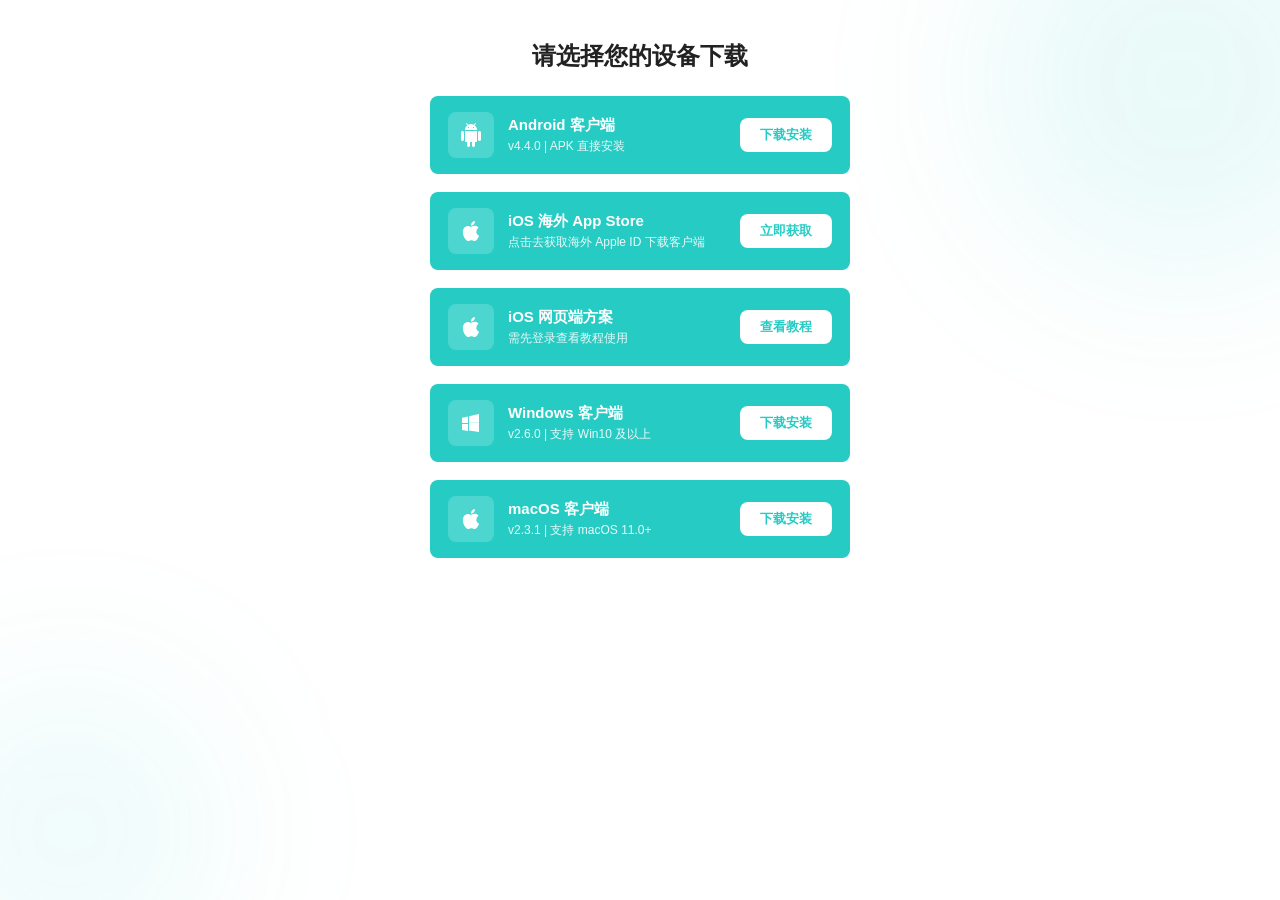
<file: index.html>
<!DOCTYPE html>
<html lang="zh">
<head>
<meta charset="UTF-8">
<meta name="viewport" content="width=device-width, initial-scale=1.0">
<title>下载</title>
<style>
  * { margin: 0; padding: 0; box-sizing: border-box; }

  @keyframes fadeUp {
    from { opacity: 0; transform: translateY(20px); }
    to { opacity: 1; transform: translateY(0); }
  }
  @keyframes glow {
    0%,100% { opacity: 0.12; transform: scale(1); }
    50% { opacity: 0.22; transform: scale(1.05); }
  }

  body {
    font-family: -apple-system, BlinkMacSystemFont, 'Segoe UI', Roboto, 'Helvetica Neue', sans-serif;
    background: #ffffff;
    min-height: 100vh;
    display: flex;
    justify-content: center;
    padding: 40px 20px;
    position: relative;
    overflow: hidden;
  }

  .bg-orb {
    position: fixed;
    border-radius: 50%;
    filter: blur(80px);
    pointer-events: none;
    z-index: 0;
    animation: glow 6s ease-in-out infinite;
  }
  .orb1 { width: 400px; height: 400px; top: -120px; right: -100px; background: rgba(38,204,196,0.1); }
  .orb2 { width: 300px; height: 300px; bottom: -80px; left: -80px; background: rgba(38,204,196,0.08); animation-delay: 3s; }

  .container {
    width: 100%;
    max-width: 420px;
    position: relative;
    z-index: 1;
  }

  .download-list {
    display: flex;
    flex-direction: column;
    gap: 18px;
  }

  .download-item {
    display: flex;
    align-items: center;
    padding: 16px 18px;
    border-radius: 8px;
    text-decoration: none;
    background: #26CCC4;
    border: none;
    transition: all 0.25s ease;
    cursor: pointer;
  }
  .download-item:nth-child(1) { animation: fadeUp 0.5s ease both 0.05s; }
  .download-item:nth-child(2) { animation: fadeUp 0.5s ease both 0.1s; }
  .download-item:nth-child(3) { animation: fadeUp 0.5s ease both 0.15s; }
  .download-item:nth-child(4) { animation: fadeUp 0.5s ease both 0.2s; }
  .download-item:nth-child(5) { animation: fadeUp 0.5s ease both 0.25s; }
  .download-item:hover {
    background: #20b5ae;
    box-shadow: 0 4px 24px rgba(38,204,196,0.3);
    transform: translateY(-2px);
  }

  .item-icon {
    width: 46px;
    height: 46px;
    border-radius: 8px;
    display: flex;
    align-items: center;
    justify-content: center;
    flex-shrink: 0;
    margin-right: 14px;
    background: rgba(255,255,255,0.18);
  }
  .item-icon svg { width: 24px; height: 24px; fill: #fff; }

  .item-info { flex: 1; min-width: 0; }
  .item-name { font-size: 15px; font-weight: 700; color: #fff; }
  .item-desc { font-size: 12px; color: rgba(255,255,255,0.9); margin-top: 3px; }

  .item-action {
    font-size: 13px;
    font-weight: 600;
    padding: 8px 20px;
    border-radius: 8px;
    white-space: nowrap;
    flex-shrink: 0;
    color: #26CCC4;
    background: #fff;
    transition: all 0.2s ease;
  }
  .download-item:hover .item-action {
    background: rgba(255,255,255,0.95);
  }

  @media (max-width: 500px) {
    body { padding: 30px 16px; }
    .download-item { padding: 14px 14px; }
    .item-icon { width: 40px; height: 40px; margin-right: 12px; }
    .item-icon svg { width: 20px; height: 20px; }
    .item-name { font-size: 14px; }
    .item-desc { font-size: 11px; }
    .item-action { padding: 7px 14px; font-size: 12px; }
  }
</style>
</head>
<body>

<div class="bg-orb orb1"></div>
<div class="bg-orb orb2"></div>

<div class="container">
  <div style="text-align:center;margin-bottom:24px;animation:fadeUp 0.4s ease both;">
    <h2 style="font-size:24px;font-weight:700;color:#222;">请选择您的设备下载</h2>
  </div>
  <div class="download-list">

    <a id="dl-android" class="download-item" href="#">
      <div class="item-icon ic-android">
        <svg viewBox="0 0 24 24"><path d="M6 18c0 .55.45 1 1 1h1v3.5c0 .83.67 1.5 1.5 1.5s1.5-.67 1.5-1.5V19h2v3.5c0 .83.67 1.5 1.5 1.5s1.5-.67 1.5-1.5V19h1c.55 0 1-.45 1-1V8H6v10zM3.5 8C2.67 8 2 8.67 2 9.5v7c0 .83.67 1.5 1.5 1.5S5 17.33 5 16.5v-7C5 8.67 4.33 8 3.5 8zm17 0c-.83 0-1.5.67-1.5 1.5v7c0 .83.67 1.5 1.5 1.5s1.5-.67 1.5-1.5v-7c0-.83-.67-1.5-1.5-1.5zm-4.97-5.84l1.3-1.3c.2-.2.2-.51 0-.71-.2-.2-.51-.2-.71 0l-1.48 1.48C13.85 1.23 12.95 1 12 1c-.96 0-1.86.23-2.66.63L7.85.15c-.2-.2-.51-.2-.71 0-.2.2-.2.51 0 .71l1.31 1.31C6.97 3.26 6 5.01 6 7h12c0-1.99-.97-3.75-2.47-4.84zM10 5H9V4h1v1zm5 0h-1V4h1v1z"/></svg>
      </div>
      <div class="item-info">
        <div class="item-name">Android 客户端</div>
        <div class="item-desc" id="desc-android">APK 直接安装</div>
      </div>
      <span class="item-action act-android">下载安装</span>
    </a>

    <a id="dl-ios-store" class="download-item" href="help/index.html">
      <div class="item-icon ic-ios">
        <svg viewBox="0 0 24 24"><path d="M18.71 19.5c-.83 1.24-1.71 2.45-3.05 2.47-1.34.03-1.77-.79-3.29-.79-1.53 0-2 .77-3.27.82-1.31.05-2.3-1.32-3.14-2.53C4.25 17 2.94 12.45 4.7 9.39c.87-1.52 2.43-2.48 4.12-2.51 1.28-.02 2.5.87 3.29.87.78 0 2.26-1.07 3.8-.91.65.03 2.47.26 3.64 1.98-.09.06-2.17 1.28-2.15 3.81.03 3.02 2.65 4.03 2.68 4.04-.03.07-.42 1.44-1.38 2.83M13 3.5c.73-.83 1.94-1.46 2.94-1.5.13 1.17-.34 2.35-1.04 3.19-.69.85-1.83 1.51-2.95 1.42-.15-1.15.41-2.35 1.05-3.11z"/></svg>
      </div>
      <div class="item-info">
        <div class="item-name">iOS 海外 App Store</div>
        <div class="item-desc">点击去获取海外 Apple ID 下载客户端</div>
      </div>
      <span class="item-action act-ios">立即获取</span>
    </a>

    <a id="dl-ios-web" class="download-item" href="web/index.html">
      <div class="item-icon ic-ios">
        <svg viewBox="0 0 24 24"><path d="M18.71 19.5c-.83 1.24-1.71 2.45-3.05 2.47-1.34.03-1.77-.79-3.29-.79-1.53 0-2 .77-3.27.82-1.31.05-2.3-1.32-3.14-2.53C4.25 17 2.94 12.45 4.7 9.39c.87-1.52 2.43-2.48 4.12-2.51 1.28-.02 2.5.87 3.29.87.78 0 2.26-1.07 3.8-.91.65.03 2.47.26 3.64 1.98-.09.06-2.17 1.28-2.15 3.81.03 3.02 2.65 4.03 2.68 4.04-.03.07-.42 1.44-1.38 2.83M13 3.5c.73-.83 1.94-1.46 2.94-1.5.13 1.17-.34 2.35-1.04 3.19-.69.85-1.83 1.51-2.95 1.42-.15-1.15.41-2.35 1.05-3.11z"/></svg>
      </div>
      <div class="item-info">
        <div class="item-name">iOS 网页端方案</div>
        <div class="item-desc">需先登录查看教程使用</div>
      </div>
      <span class="item-action act-ios">查看教程</span>
    </a>

    <a id="dl-windows" class="download-item" href="#">
      <div class="item-icon ic-windows">
        <svg viewBox="0 0 24 24"><path d="M3 12V6.75l6-1.32v6.48L3 12zm17-9v8.75l-10 .08V5.21L20 3zm-10 9.04l10 .08V21l-10-1.39v-7.57zM3 13l6 .09v6.81l-6-1.01V13z"/></svg>
      </div>
      <div class="item-info">
        <div class="item-name">Windows 客户端</div>
        <div class="item-desc" id="desc-windows">支持 Win10 及以上</div>
      </div>
      <span class="item-action act-windows">下载安装</span>
    </a>

    <a id="dl-macos" class="download-item" href="#">
      <div class="item-icon ic-macos">
        <svg viewBox="0 0 24 24"><path d="M18.71 19.5c-.83 1.24-1.71 2.45-3.05 2.47-1.34.03-1.77-.79-3.29-.79-1.53 0-2 .77-3.27.82-1.31.05-2.3-1.32-3.14-2.53C4.25 17 2.94 12.45 4.7 9.39c.87-1.52 2.43-2.48 4.12-2.51 1.28-.02 2.5.87 3.29.87.78 0 2.26-1.07 3.8-.91.65.03 2.47.26 3.64 1.98-.09.06-2.17 1.28-2.15 3.81.03 3.02 2.65 4.03 2.68 4.04-.03.07-.42 1.44-1.38 2.83M13 3.5c.73-.83 1.94-1.46 2.94-1.5.13 1.17-.34 2.35-1.04 3.19-.69.85-1.83 1.51-2.95 1.42-.15-1.15.41-2.35 1.05-3.11z"/></svg>
      </div>
      <div class="item-info">
        <div class="item-name">macOS 客户端</div>
        <div class="item-desc" id="desc-macos">支持 macOS 11.0+</div>
      </div>
      <span class="item-action act-macos">下载安装</span>
    </a>

  </div>
</div>

<script>
  var platformTargets = {
    android: {
      url: "https://github.com/xiyou88/go7777.github.io/releases/download/hudun-latest-apk/hudun-v4.4.0-19.apk",
      version: "v4.4.0",
      desc: "APK 直接安装"
    },
    windows: {
      url: "https://github.com/xiyou88/go7777.github.io/releases/download/hudun-latest-exe/hudun-v2.6.0-56.exe",
      version: "v2.6.0",
      desc: "支持 Win10 及以上"
    },
    macos: {
      url: "https://github.com/go7777/go7777.github.io/releases/download/hudun-latest-pkg/hudun-v2.3.1-68.pkg",
      version: "v2.3.1",
      desc: "支持 macOS 11.0+"
    }
  };

  function applyDownloadTargets() {
    var a = platformTargets.android;
    var w = platformTargets.windows;
    var m = platformTargets.macos;
    document.getElementById('dl-android').href = a.url;
    document.getElementById('desc-android').textContent = a.version + ' | ' + a.desc;
    document.getElementById('dl-windows').href = w.url;
    document.getElementById('desc-windows').textContent = w.version + ' | ' + w.desc;
    document.getElementById('dl-macos').href = m.url;
    document.getElementById('desc-macos').textContent = m.version + ' | ' + m.desc;
  }

  applyDownloadTargets();
</script>
</body>
</html>
</file>
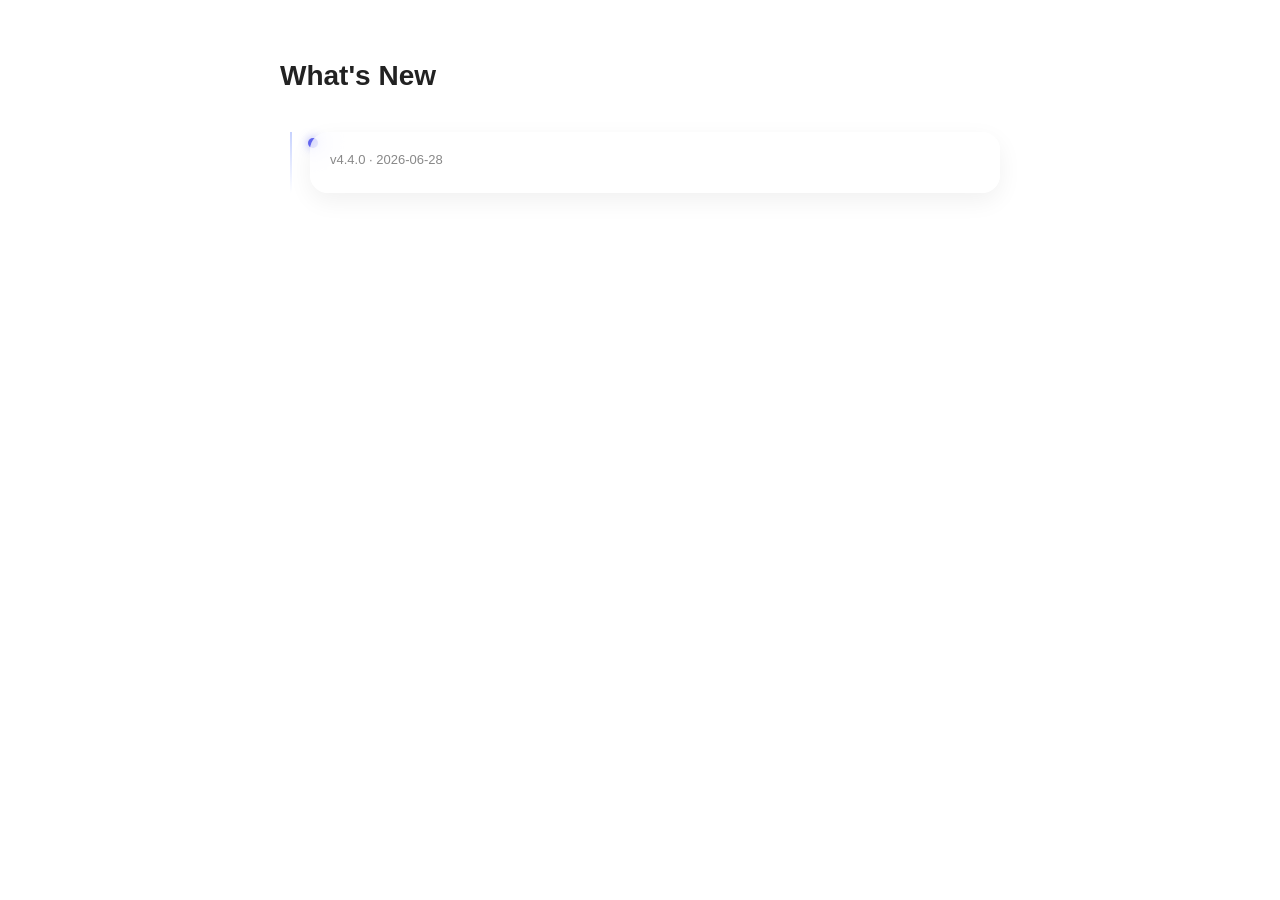
<file: changelog/android.html>
<!DOCTYPE html>
<html lang="zh">
<head>
<meta charset="UTF-8" />
<meta name="viewport" content="width=device-width, initial-scale=1.0"/>
<title>发布日志</title>

<style>
  * {
    -webkit-tap-highlight-color: transparent;
  }
  body {
    margin: 0;
    font-family: -apple-system, BlinkMacSystemFont, sans-serif;
    color: #222;
  }

  .container {
    max-width: 720px;
    margin: 60px auto;
    padding: 0 20px;
  }

  h1 {
    font-size: 28px;
    margin-bottom: 40px;
  }

  /* 时间轴 */
  .timeline {
    position: relative;
    padding-left: 30px;
  }

  .timeline::before {
    content: "";
    position: absolute;
    left: 10px;
    top: 0;
    bottom: 0;
    width: 2px;
    background: linear-gradient(#c7d2fe, transparent);
  }

  .item {
    position: relative;
    margin-bottom: 40px;
    opacity: 0;
    transform: translateY(20px);
    animation: fadeUp 0.6s forwards;
  }

  .item:nth-child(2) { animation-delay: 0.15s; }

  @keyframes fadeUp {
    to {
      opacity: 1;
      transform: translateY(0);
    }
  }

  .dot {
    position: absolute;
    left: -2px;
    top: 6px;
    width: 10px;
    height: 10px;
    border-radius: 50%;
    background: #6366f1;
    box-shadow: 0 0 10px rgba(99,102,241,0.6);
    transition: all 0.3s;
  }

  .item:hover .dot {
    transform: scale(1.4);
  }

  /* 卡片 */
  .card {
    position: relative;
    background: rgba(255,255,255,0.65);
    backdrop-filter: blur(14px);
    border-radius: 18px;
    padding: 20px;
    box-shadow: 0 8px 24px rgba(0,0,0,0.06);
    transition: all 0.3s ease;
    overflow: hidden;
    cursor: pointer;
    -webkit-tap-highlight-color: transparent;
    user-select: none;
    -webkit-touch-callout: none;
  }

  .meta {
    font-size: 13px;
    color: #888;
    margin-bottom: 6px;
  }

  .title {
    font-size: 17px;
    font-weight: 600;
    margin-bottom: 10px;
  }

  .tags {
    margin-bottom: 10px;
  }

  .tag {
    display: inline-block;
    font-size: 12px;
    padding: 3px 8px;
    border-radius: 999px;
    margin-right: 6px;
  }

  .new { background: #e0e7ff; color: #3730a3; }
  .opt { background: #dcfce7; color: #166534; }
  .fix { background: #fee2e2; color: #991b1b; }

  /* 展开动画 */
  .content {
    max-height: 0;
    overflow: hidden;
    transition: max-height 0.4s ease, opacity 0.3s;
    opacity: 0;
  }

  .content.open {
    opacity: 1;
    max-height: 200px;
    margin-top: 10px;
  }

  ul {
    margin: 0;
    padding-left: 18px;
    font-size: 14px;
    color: #555;
  }

</style>
</head>

<body>

<div class="container">
  <h1>What's New</h1>

  <div class="timeline">

    <div class="item">
      <div class="dot"></div>
      <div class="card">
        <div class="meta">v4.4.0 · 2026-06-28</div>
      </div>
    </div>

  </div>
</div>

<script>
  // 点击展开
  document.querySelectorAll(".card").forEach(card => {
    card.addEventListener("click", () => {
      const content = card.querySelector(".content");
      content.classList.toggle("open");
    });

    // 鼠标光效
    card.addEventListener("mousemove", e => {
      const rect = card.getBoundingClientRect();
      card.style.setProperty("--x", e.clientX - rect.left + "px");
      card.style.setProperty("--y", e.clientY - rect.top + "px");
    });
  });
</script>

</body>
</html>
</file>
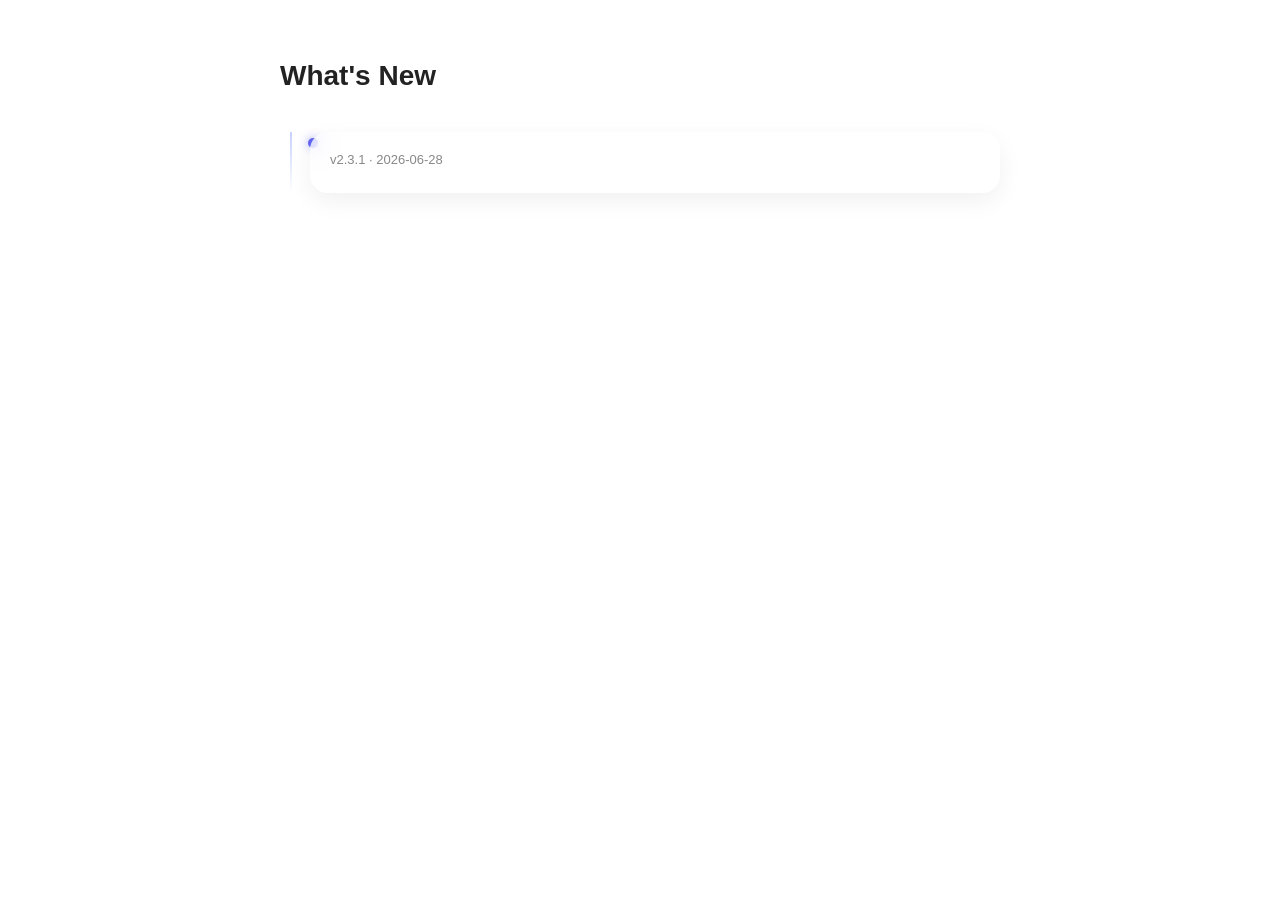
<file: changelog/macos.html>
<!DOCTYPE html>
<html lang="zh">
<head>
<meta charset="UTF-8" />
<meta name="viewport" content="width=device-width, initial-scale=1.0"/>
<title>发布日志</title>

<style>
  * {
    -webkit-tap-highlight-color: transparent;
  }
  body {
    margin: 0;
    font-family: -apple-system, BlinkMacSystemFont, sans-serif;
    color: #222;
  }

  .container {
    max-width: 720px;
    margin: 60px auto;
    padding: 0 20px;
  }

  h1 {
    font-size: 28px;
    margin-bottom: 40px;
  }

  .timeline {
    position: relative;
    padding-left: 30px;
  }

  .timeline::before {
    content: "";
    position: absolute;
    left: 10px;
    top: 0;
    bottom: 0;
    width: 2px;
    background: linear-gradient(#c7d2fe, transparent);
  }

  .item {
    position: relative;
    margin-bottom: 40px;
    opacity: 0;
    transform: translateY(20px);
    animation: fadeUp 0.6s forwards;
  }

  .item:nth-child(2) { animation-delay: 0.15s; }

  @keyframes fadeUp {
    to {
      opacity: 1;
      transform: translateY(0);
    }
  }

  .dot {
    position: absolute;
    left: -2px;
    top: 6px;
    width: 10px;
    height: 10px;
    border-radius: 50%;
    background: #6366f1;
    box-shadow: 0 0 10px rgba(99,102,241,0.6);
    transition: all 0.3s;
  }

  .item:hover .dot {
    transform: scale(1.4);
  }

  .card {
    position: relative;
    background: rgba(255,255,255,0.65);
    backdrop-filter: blur(14px);
    border-radius: 18px;
    padding: 20px;
    box-shadow: 0 8px 24px rgba(0,0,0,0.06);
    transition: all 0.3s ease;
    overflow: hidden;
    cursor: pointer;
    -webkit-tap-highlight-color: transparent;
    user-select: none;
    -webkit-touch-callout: none;
  }

  .meta {
    font-size: 13px;
    color: #888;
    margin-bottom: 6px;
  }

  .title {
    font-size: 17px;
    font-weight: 600;
    margin-bottom: 10px;
  }

  .tags {
    margin-bottom: 10px;
  }

  .tag {
    display: inline-block;
    font-size: 12px;
    padding: 3px 8px;
    border-radius: 999px;
    margin-right: 6px;
  }

  .new { background: #e0e7ff; color: #3730a3; }
  .opt { background: #dcfce7; color: #166534; }
  .fix { background: #fee2e2; color: #991b1b; }

  .content {
    max-height: 0;
    overflow: hidden;
    transition: max-height 0.4s ease, opacity 0.3s;
    opacity: 0;
  }

  .content.open {
    opacity: 1;
    max-height: 200px;
    margin-top: 10px;
  }

  ul {
    margin: 0;
    padding-left: 18px;
    font-size: 14px;
    color: #555;
  }

</style>
</head>

<body>

<div class="container">
  <h1>What's New</h1>

  <div class="timeline">

    <div class="item">
      <div class="dot"></div>
      <div class="card">
        <div class="meta">v2.3.1 · 2026-06-28</div>
      </div>
    </div>

  </div>
</div>

<script>
  document.querySelectorAll(".card").forEach(card => {
    card.addEventListener("click", () => {
      const content = card.querySelector(".content");
      content.classList.toggle("open");
    });

    card.addEventListener("mousemove", e => {
      const rect = card.getBoundingClientRect();
      card.style.setProperty("--x", e.clientX - rect.left + "px");
      card.style.setProperty("--y", e.clientY - rect.top + "px");
    });
  });
</script>

</body>
</html>
</file>
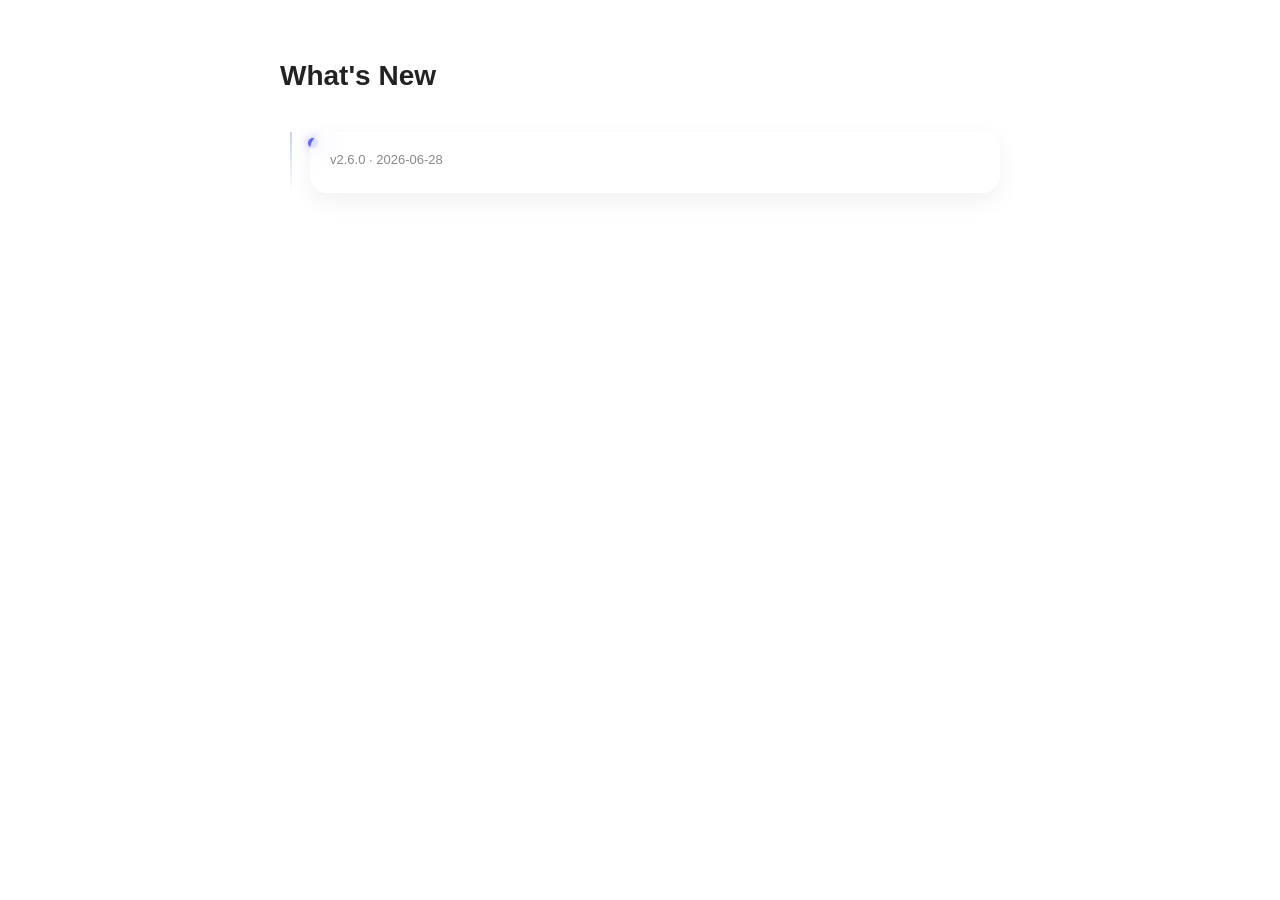
<file: changelog/windows.html>
<!DOCTYPE html>
<html lang="zh">
<head>
<meta charset="UTF-8" />
<meta name="viewport" content="width=device-width, initial-scale=1.0"/>
<title>发布日志</title>

<style>
  * {
    -webkit-tap-highlight-color: transparent;
  }
  body {
    margin: 0;
    font-family: -apple-system, BlinkMacSystemFont, sans-serif;
    color: #222;
  }

  .container {
    max-width: 720px;
    margin: 60px auto;
    padding: 0 20px;
  }

  h1 {
    font-size: 28px;
    margin-bottom: 40px;
  }

  .timeline {
    position: relative;
    padding-left: 30px;
  }

  .timeline::before {
    content: "";
    position: absolute;
    left: 10px;
    top: 0;
    bottom: 0;
    width: 2px;
    background: linear-gradient(#c7d2fe, transparent);
  }

  .item {
    position: relative;
    margin-bottom: 40px;
    opacity: 0;
    transform: translateY(20px);
    animation: fadeUp 0.6s forwards;
  }

  .item:nth-child(2) { animation-delay: 0.15s; }

  @keyframes fadeUp {
    to {
      opacity: 1;
      transform: translateY(0);
    }
  }

  .dot {
    position: absolute;
    left: -2px;
    top: 6px;
    width: 10px;
    height: 10px;
    border-radius: 50%;
    background: #6366f1;
    box-shadow: 0 0 10px rgba(99,102,241,0.6);
    transition: all 0.3s;
  }

  .item:hover .dot {
    transform: scale(1.4);
  }

  .card {
    position: relative;
    background: rgba(255,255,255,0.65);
    backdrop-filter: blur(14px);
    border-radius: 18px;
    padding: 20px;
    box-shadow: 0 8px 24px rgba(0,0,0,0.06);
    transition: all 0.3s ease;
    overflow: hidden;
    cursor: pointer;
    -webkit-tap-highlight-color: transparent;
    user-select: none;
    -webkit-touch-callout: none;
  }

  .meta {
    font-size: 13px;
    color: #888;
    margin-bottom: 6px;
  }

  .title {
    font-size: 17px;
    font-weight: 600;
    margin-bottom: 10px;
  }

  .tags {
    margin-bottom: 10px;
  }

  .tag {
    display: inline-block;
    font-size: 12px;
    padding: 3px 8px;
    border-radius: 999px;
    margin-right: 6px;
  }

  .new { background: #e0e7ff; color: #3730a3; }
  .opt { background: #dcfce7; color: #166534; }
  .fix { background: #fee2e2; color: #991b1b; }

  .content {
    max-height: 0;
    overflow: hidden;
    transition: max-height 0.4s ease, opacity 0.3s;
    opacity: 0;
  }

  .content.open {
    opacity: 1;
    max-height: 200px;
    margin-top: 10px;
  }

  ul {
    margin: 0;
    padding-left: 18px;
    font-size: 14px;
    color: #555;
  }

</style>
</head>

<body>

<div class="container">
  <h1>What's New</h1>

  <div class="timeline">

    <div class="item">
      <div class="dot"></div>
      <div class="card">
        <div class="meta">v2.6.0 · 2026-06-28</div>
      </div>
    </div>

  </div>
</div>

<script>
  document.querySelectorAll(".card").forEach(card => {
    card.addEventListener("click", () => {
      const content = card.querySelector(".content");
      content.classList.toggle("open");
    });

    card.addEventListener("mousemove", e => {
      const rect = card.getBoundingClientRect();
      card.style.setProperty("--x", e.clientX - rect.left + "px");
      card.style.setProperty("--y", e.clientY - rect.top + "px");
    });
  });
</script>

</body>
</html>
</file>
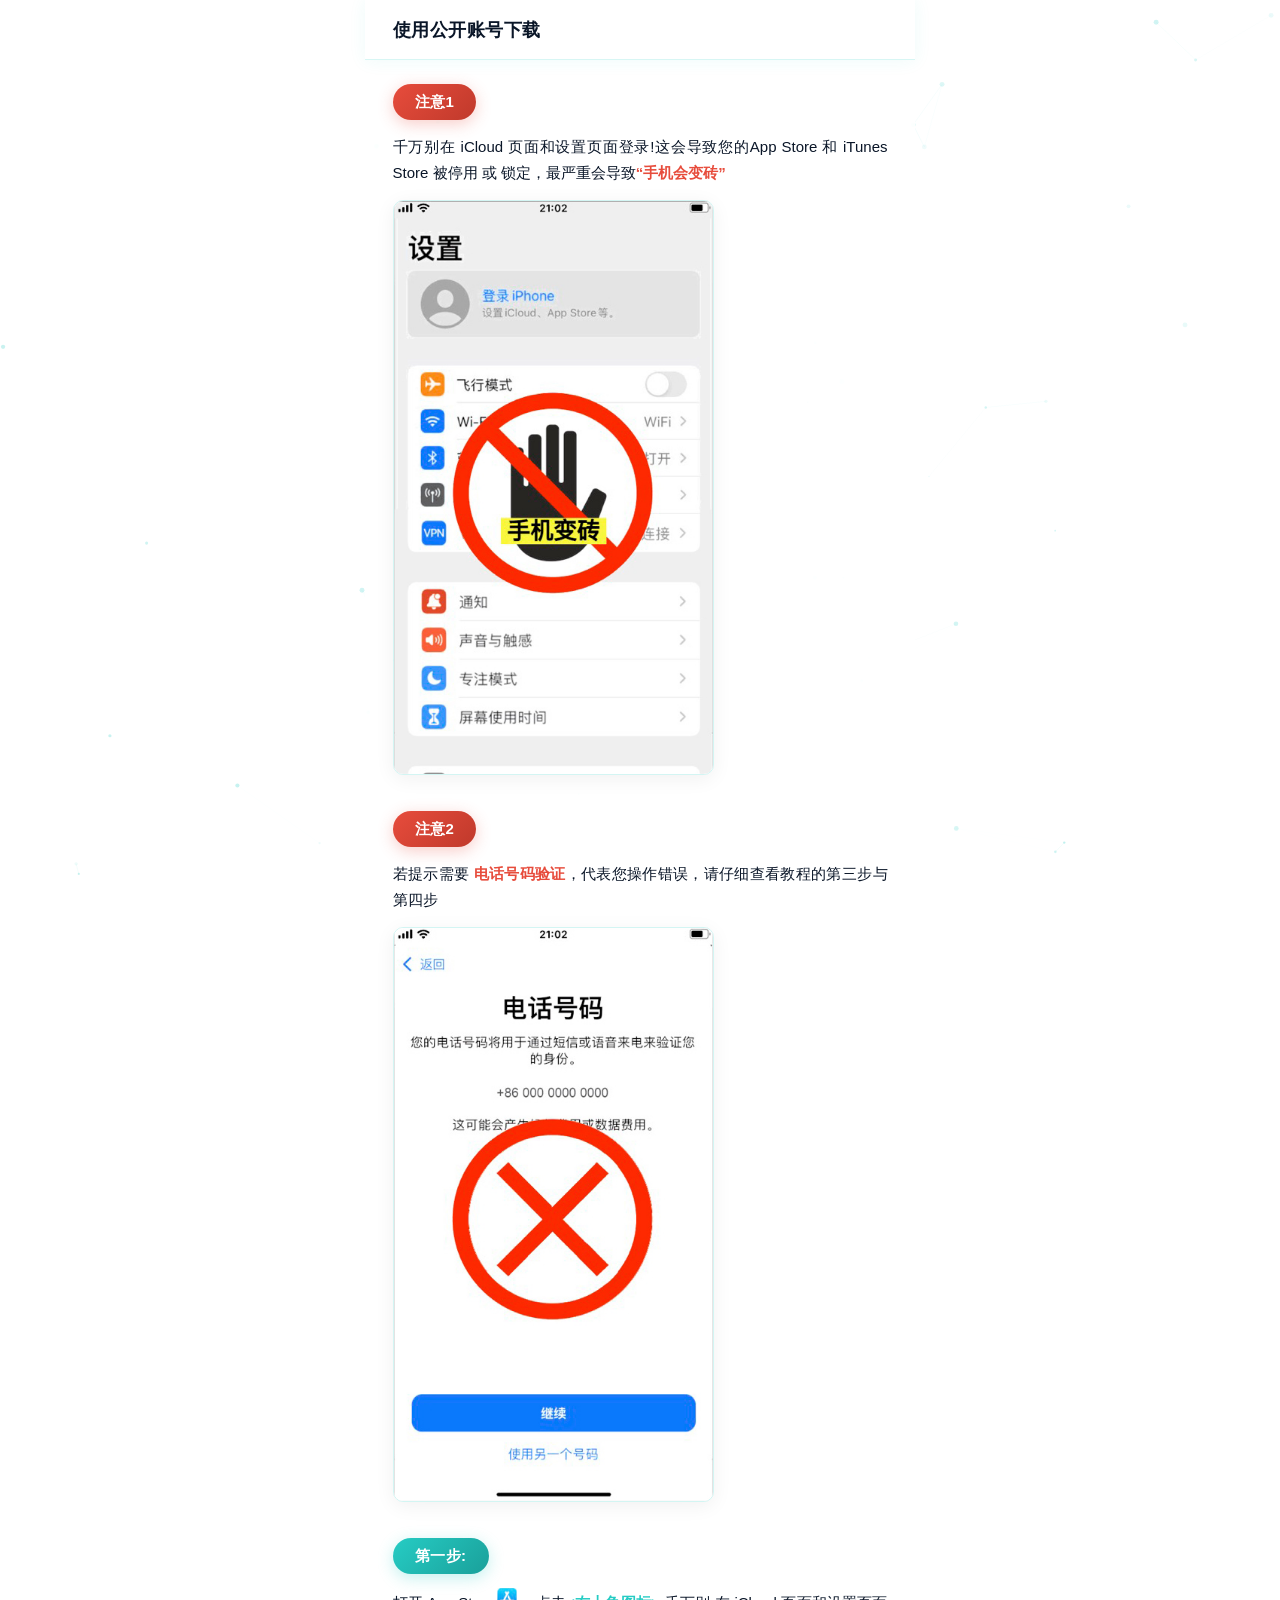
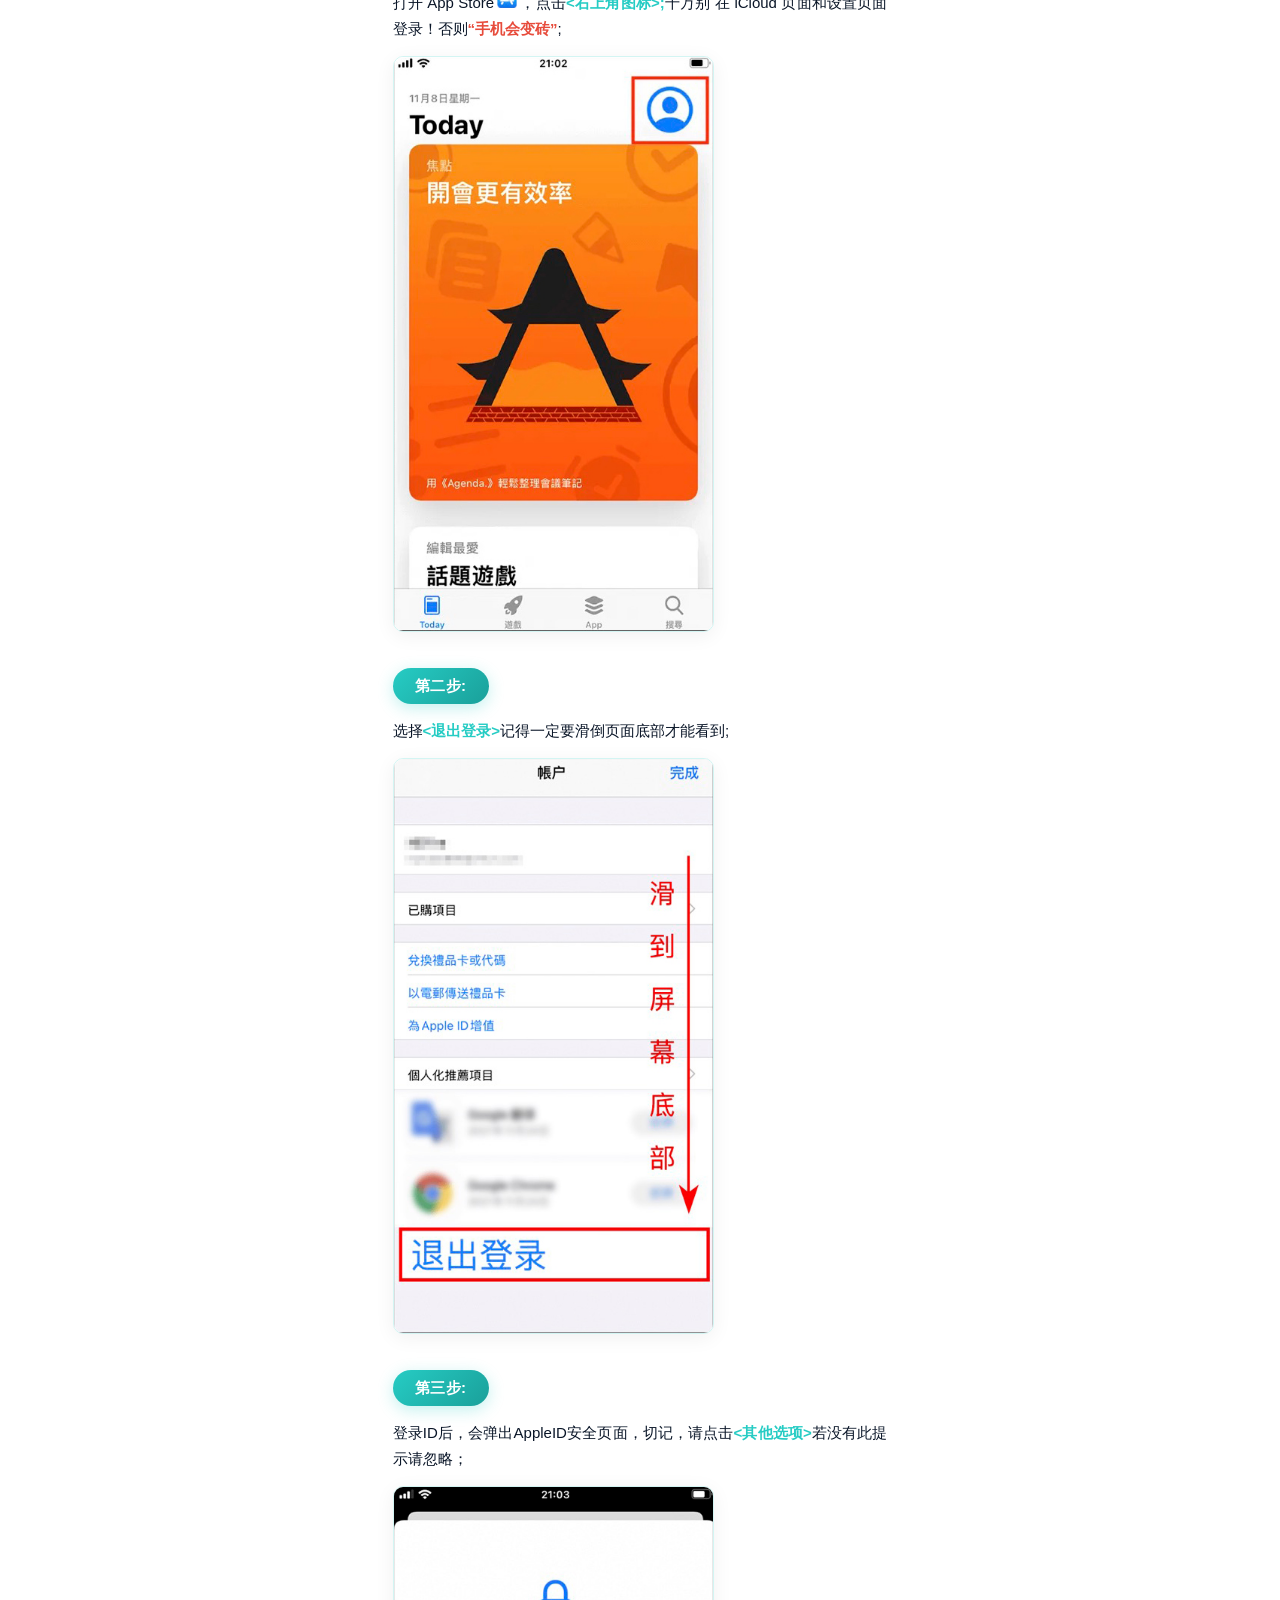
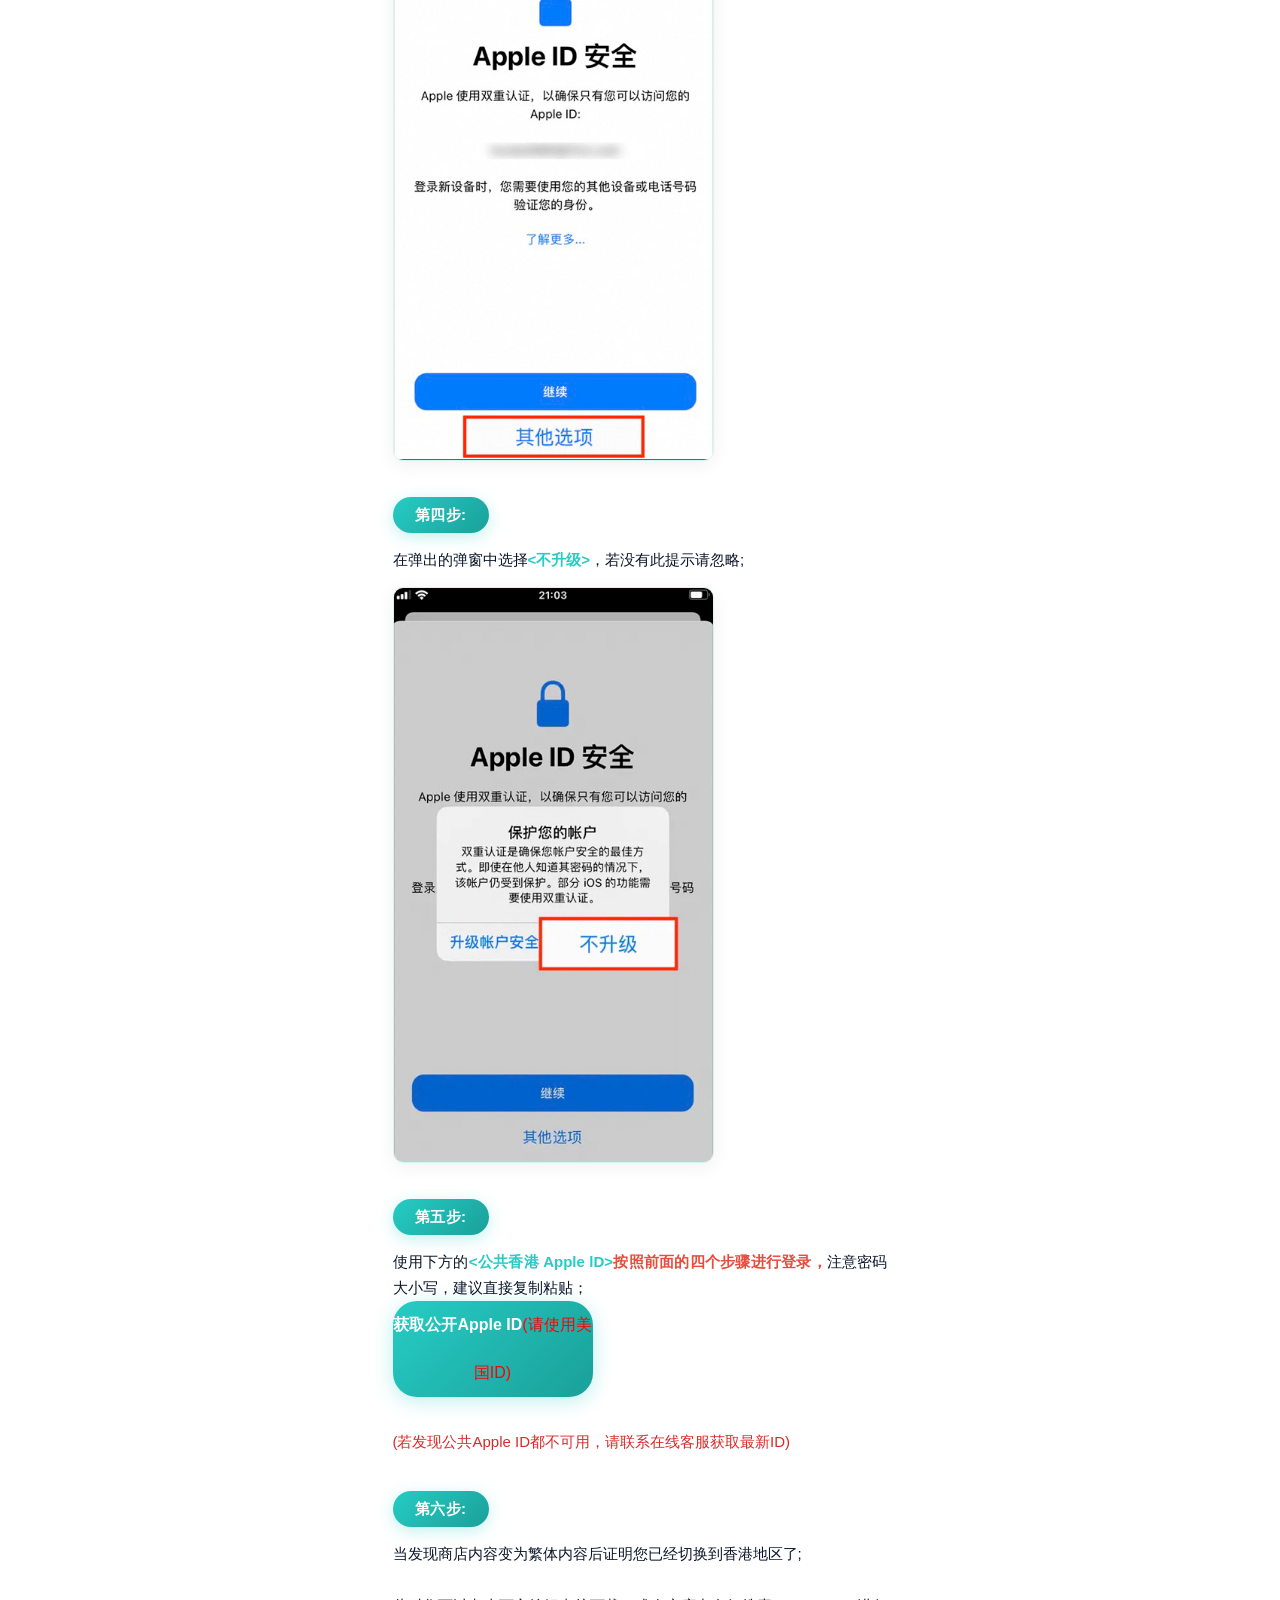
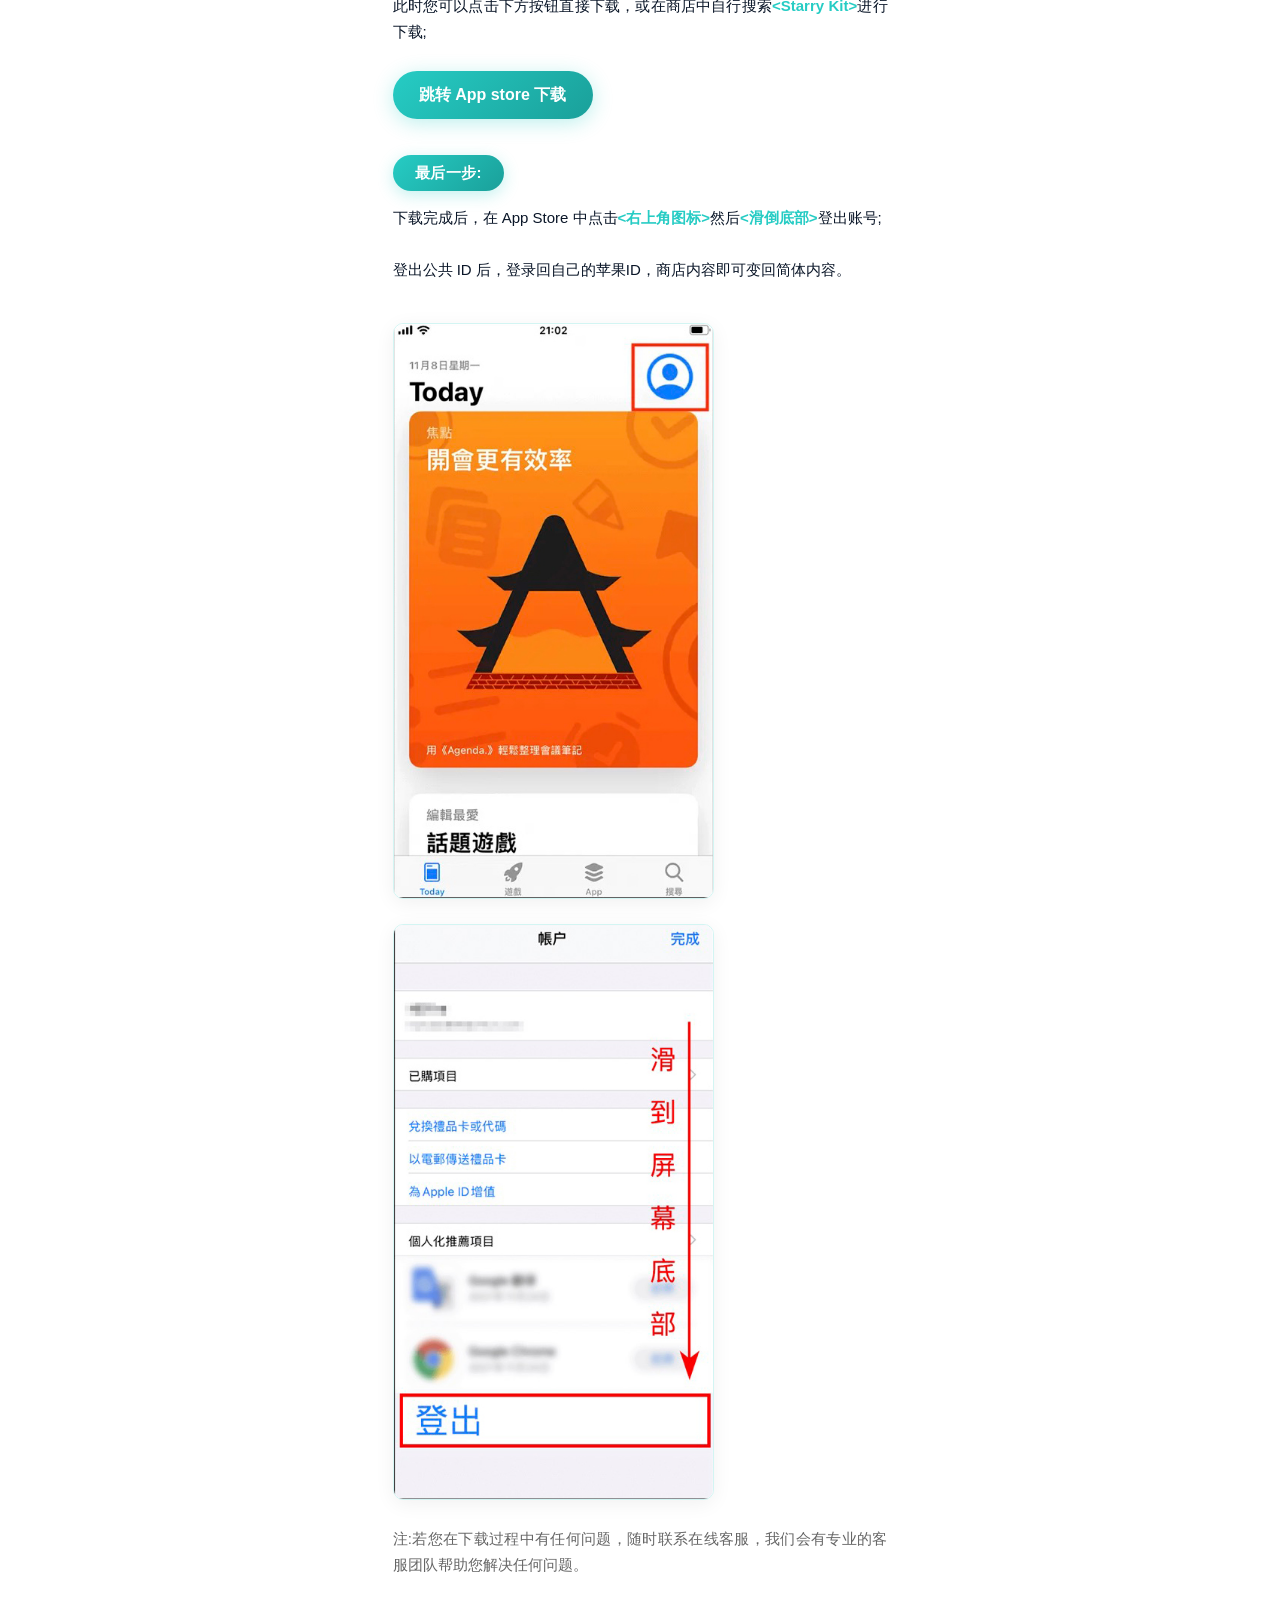
<file: help/freeAccount.html>
<!DOCTYPE html>
<html>
<head>
    <meta http-equiv="Content-Type" content="text/html; charset=utf-8" />
    <meta name="viewport" content="width=device-width,initial-scale=1.0,maximum-scale=1.0,user-scalable=0">
    <meta name="description" content="">
    <meta name="keywords" content="">
    <meta name="author" content="">
    <title>公开账号</title>

    <link href="css/style.css" rel="stylesheet" type="text/css" />
</head>
<body>
<canvas id="bgCanvas" style="position:fixed;inset:0;width:100%;height:100%;z-index:0;pointer-events:none;"></canvas>
<article class="dk Huans">
    <section class="Hdlog Huans flexC">
        <p>使用公开账号下载</p>
    </section>
    <section class="nyDK Huans">
        <div class="nyDD nyDzy">
            <div class="nyDT Huans">注意1</div>
            <div class="nyDN">
                <p>千万别在 iCloud 页面和设置页面登录!这会导致您的App Store 和 iTunes Store 被停用 或 锁定，最严重会导致<span class="color2">“手机会变砖”</span></p>
                <div class="nyDimg"><img src="images/3T01.jpg"></div>
            </div>
        </div>
        <div class="nyDD nyDzy">
            <div class="nyDT Huans">注意2</div>
            <div class="nyDN">
                <p>若提示需要 <span class="color2">电话号码验证</span>，代表您操作错误，请仔细查看教程的第三步与第四步</p>
                <div class="nyDimg"><img src="images/3T02.jpg"></div>
            </div>
        </div>

        <div class="nyDD">
            <div class="nyDT Huans">第一步:</div>
            <div class="nyDN">
                <p>打开 App Store<img src="images/1Tlc.jpg">，点击<span class="color1">&lt;右上角图标&gt;;</span>千万别
                    在 iCloud 页面和设置页面登录！否则<span class="color2">“手机会变砖”</span>;</p>
                <div class="nyDimg"><img src="images/1T05.jpg"></div>
            </div>
        </div>
        <div class="nyDD">
            <div class="nyDT Huans">第二步:</div>
            <div class="nyDN">
                <p>选择<span class="color1">&lt;退出登录&gt;</span>记得一定要滑倒页面底部才能看到;</p>
                <div class="nyDimg"><img src="images/1T06.jpg"></div>
            </div>
        </div>
        <div class="nyDD">
            <div class="nyDT Huans">第三步:</div>
            <div class="nyDN">
                <p>登录ID后，会弹出AppleID安全页面，切记，请点击<span class="color1">&lt;其他选项&gt;</span>若没有此提示请忽略；</p>
                <div class="nyDimg"><img src="images/3T03.jpg"></div>
            </div>
        </div>
        <div class="nyDD">
            <div class="nyDT Huans">第四步:</div>
            <div class="nyDN">
                <p>在弹出的弹窗中选择<span class="color1">&lt;不升级&gt;</span>，若没有此提示请忽略;</p>
                <div class="nyDimg"><img src="images/3T04.jpg"></div>
            </div>
        </div>
        <div class="nyDD">
            <div class="nyDT Huans">第五步:</div>
            <div class="nyDN">
                <p>使用下方的<span class="color1">&lt;公共香港 Apple lD&gt;</span><span class="color2">按照前面的四个步骤进行登录，</span>注意密码大小写，建议直接复制粘贴；</p>
<!--                <div class="nyDzm Huans flexC">-->
<!--                    <div class="nyDzmN">-->
<!--                        <h3>公共 Apple lD:</h3>-->
<!--                        <span>kendacatholic@gmail.com</span>-->
<!--                    </div>-->
<!--                    <a href="JavaScript:;" class="nyDzma"><img src="images/3wjian.jpg"></a>-->
<!--                </div>-->
<!--                <div class="nyDzm Huans flexC">-->
<!--                    <div class="nyDzmN">-->
<!--                        <h3>密码:</h3>-->
<!--                        <span>JuSTZW1731</span>-->
<!--                    </div>-->
<!--                    <a href="JavaScript:;" class="nyDzma"><img src="images/3wjian.jpg"></a>-->
<!--                </div>-->
<!--                <br>-->
<!--                <div class="nyDimg"><img src="images/1T07.jpg"></div>-->
<!--                <div class="nyTanH Huans flexC">-->
<!--                    <img src="images/2tanH.jpg"><p>如果显示为空或账号无法使用，请清除缓存重新刷新页面</p>-->
<!--                </div>-->
                <a class="nyDNtza" onclick="gotoPublicAppleId()">获取公开Apple ID<span style="color: red;">(请使用美国ID)</span></a>
                <div style="color: #DD2828;">(若发现公共Apple ID都不可用，请联系在线客服获取最新ID)</div>
            </div>
        </div>
        <div class="nyDD">
            <div class="nyDT Huans">第六步:</div>
            <div class="nyDN">
                <p>当发现商店内容变为繁体内容后证明您已经切换到香港地区了;</p><br>
                <p>此时您可以点击下方按钮直接下载，或在商店中自行搜索<span class="color1">&lt;Starry Kit&gt;</span>进行下载;</p><br>
                <a href="javascript:;" onclick="appstore()" class="nyDNtza">跳转 App store 下载</a>
            </div>
        </div>
        <div class="nyDD">
            <div class="nyDT Huans">最后一步:</div>
            <div class="nyDN">
                <p>下载完成后，在 App Store 中点击<span class="color1">&lt;右上角图标&gt;</span>然后<span class="color1">&lt;滑倒底部&gt;</span>登出账号;</p><br>
                <p>登出公共 ID 后，登录回自己的苹果ID，商店内容即可变回简体内容。</p><br>
                <div class="nyDimg" style="margin-bottom:25px"><img src="images/1T05.jpg"></div>
                <div class="nyDimg"><img src="images/3T05.jpg"></div>
                <br><p style="color:#666">注:若您在下载过程中有任何问题，随时联系在线客服，我们会有专业的客服团队帮助您解决任何问题。</p>
            </div>
        </div>
    </section>
</article>
<script>
    function gotoPublicAppleId(){
        window.open('https://7iid.com/share/OqkHzrfZKU','_blank');
    }
</script>
<script>
(function(){
    var c=document.getElementById("bgCanvas");
    if(!c)return;
    var x=c.getContext("2d"),W,H,pts=[],raf,N=45,A="38,204,196";
    function resize(){W=c.width=innerWidth;H=c.height=innerHeight;}
    function mk(){return{x:Math.random()*W,y:Math.random()*H,vx:(Math.random()-.5)*.35,vy:(Math.random()-.5)*.35,r:Math.random()*1.8+.8,a:Math.random()*.22+.06};}
    function init(){resize();pts=[];for(var i=0;i<N;i++)pts.push(mk());}
    function frame(){
        x.clearRect(0,0,W,H);
        pts.forEach(function(p){
            p.x+=p.vx;p.y+=p.vy;
            if(p.x<0)p.x=W;if(p.x>W)p.x=0;
            if(p.y<0)p.y=H;if(p.y>H)p.y=0;
            x.beginPath();x.arc(p.x,p.y,p.r,0,Math.PI*2);
            x.fillStyle="rgba("+A+","+p.a+")";x.fill();
        });
        for(var i=0;i<pts.length-1;i++){
            for(var j=i+1;j<pts.length;j++){
                var dx=pts[i].x-pts[j].x,dy=pts[i].y-pts[j].y,d=Math.sqrt(dx*dx+dy*dy);
                if(d<130){
                    x.beginPath();x.moveTo(pts[i].x,pts[i].y);x.lineTo(pts[j].x,pts[j].y);
                    x.strokeStyle="rgba("+A+","+(1-d/130)*.08+")";
                    x.lineWidth=.7;x.stroke();
                }
            }
        }
        raf=requestAnimationFrame(frame);
    }
    window.addEventListener("resize",init);
    init();frame();
})();

function appstore(){
    window.open('https://apps.apple.com/app/id6749743412','_blank')
}
</script>
</body>


</html>
</file>
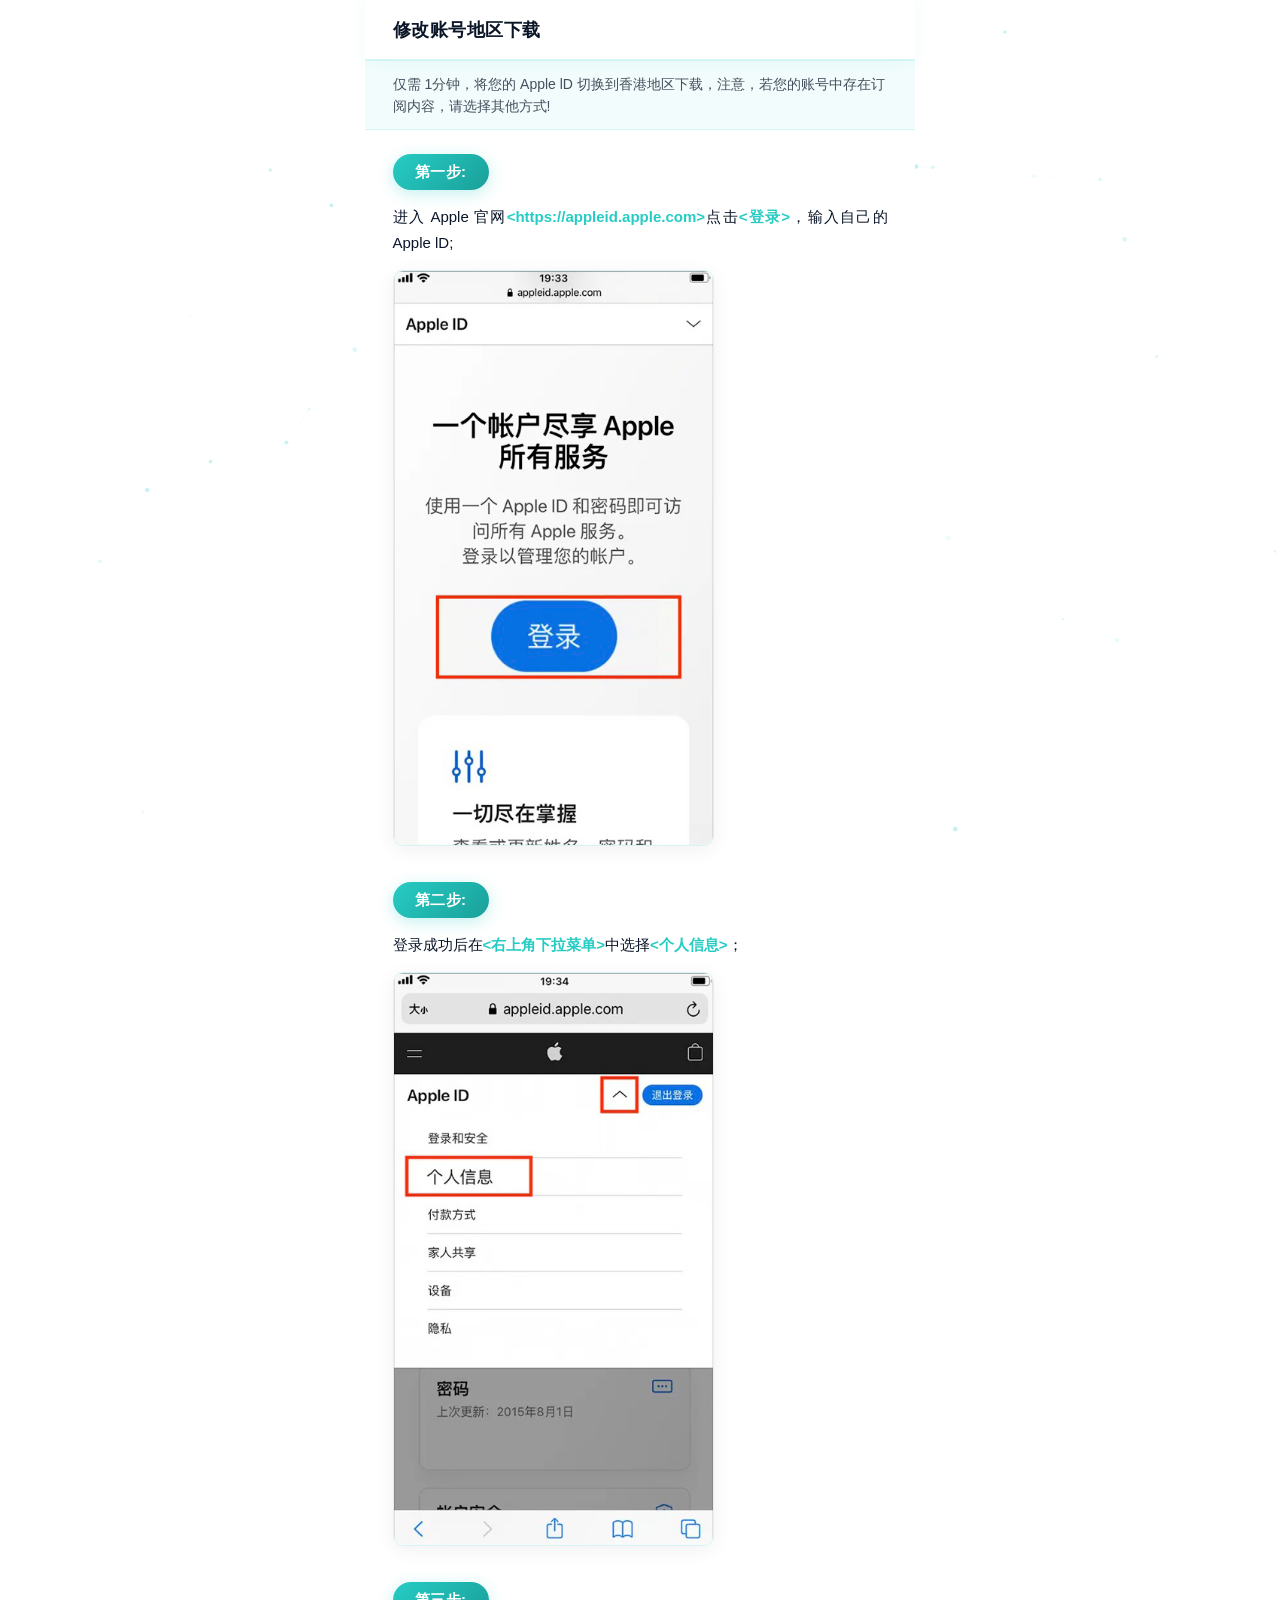
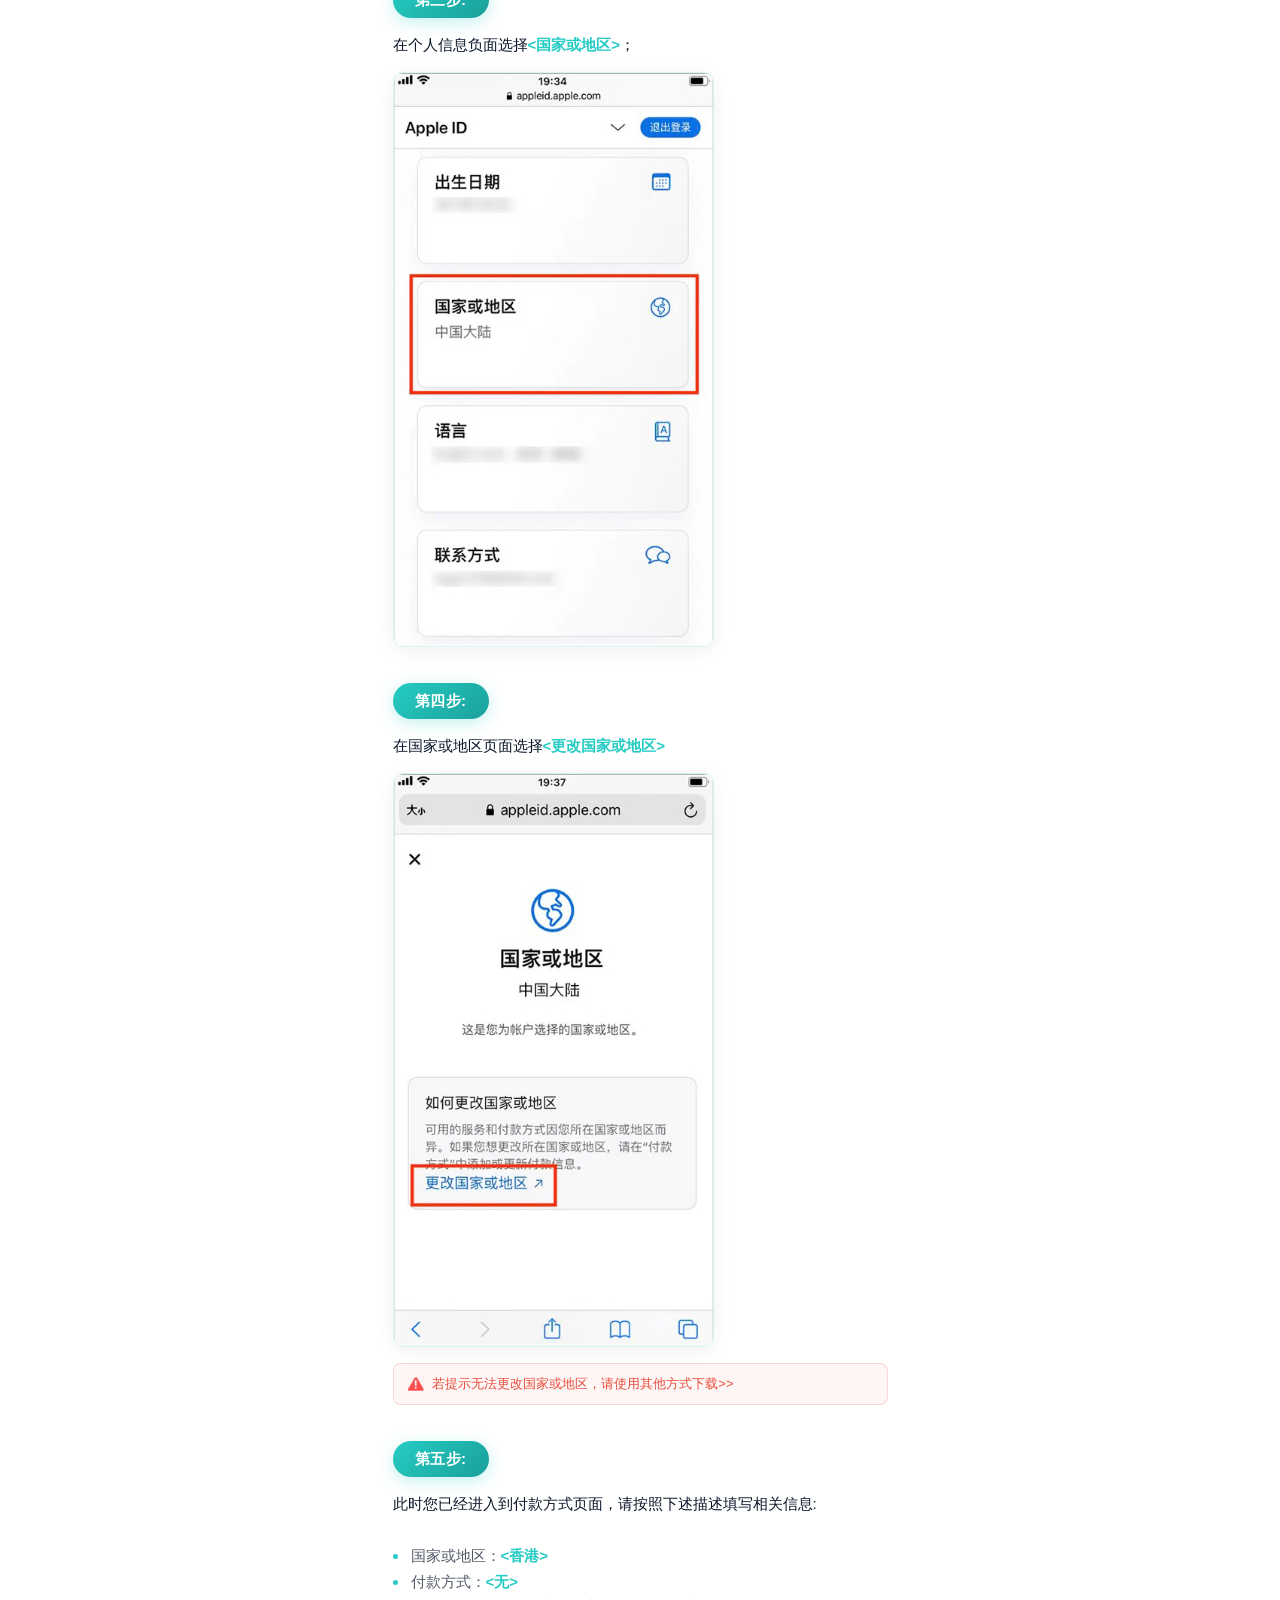
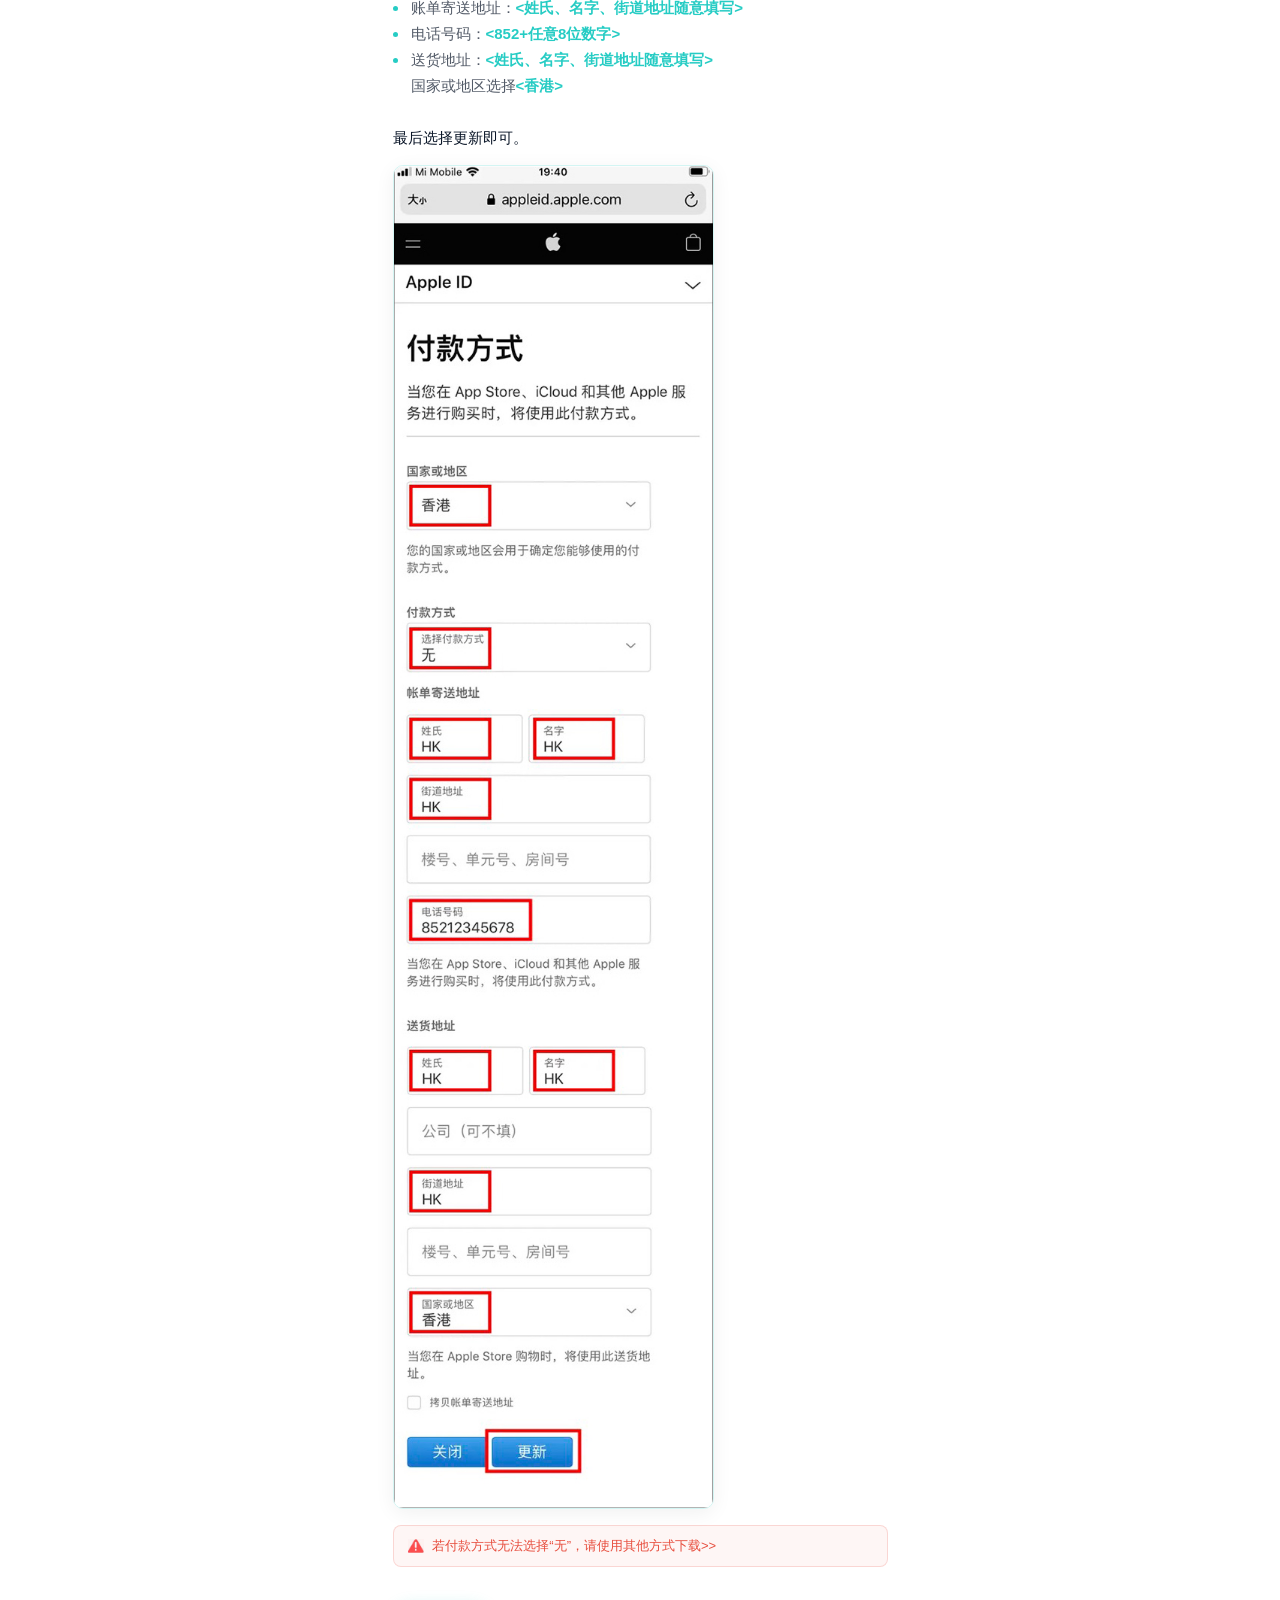
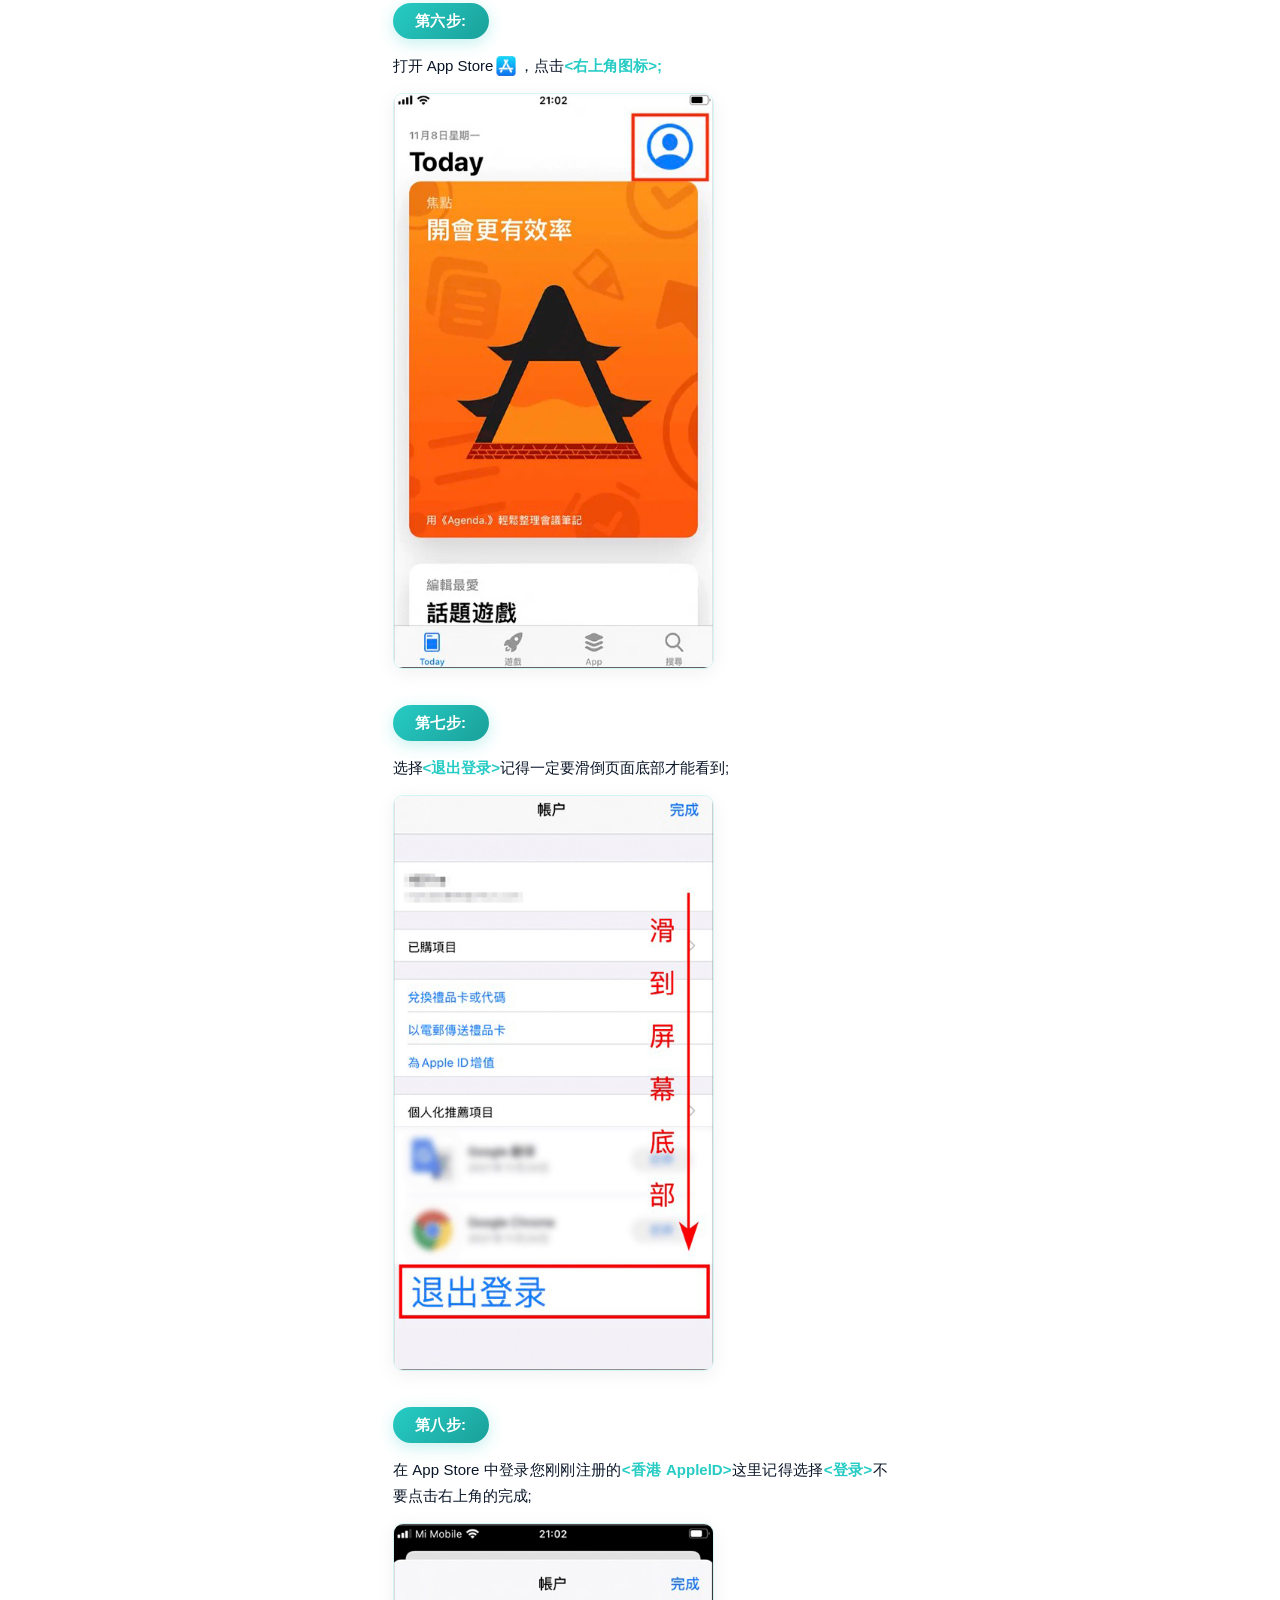
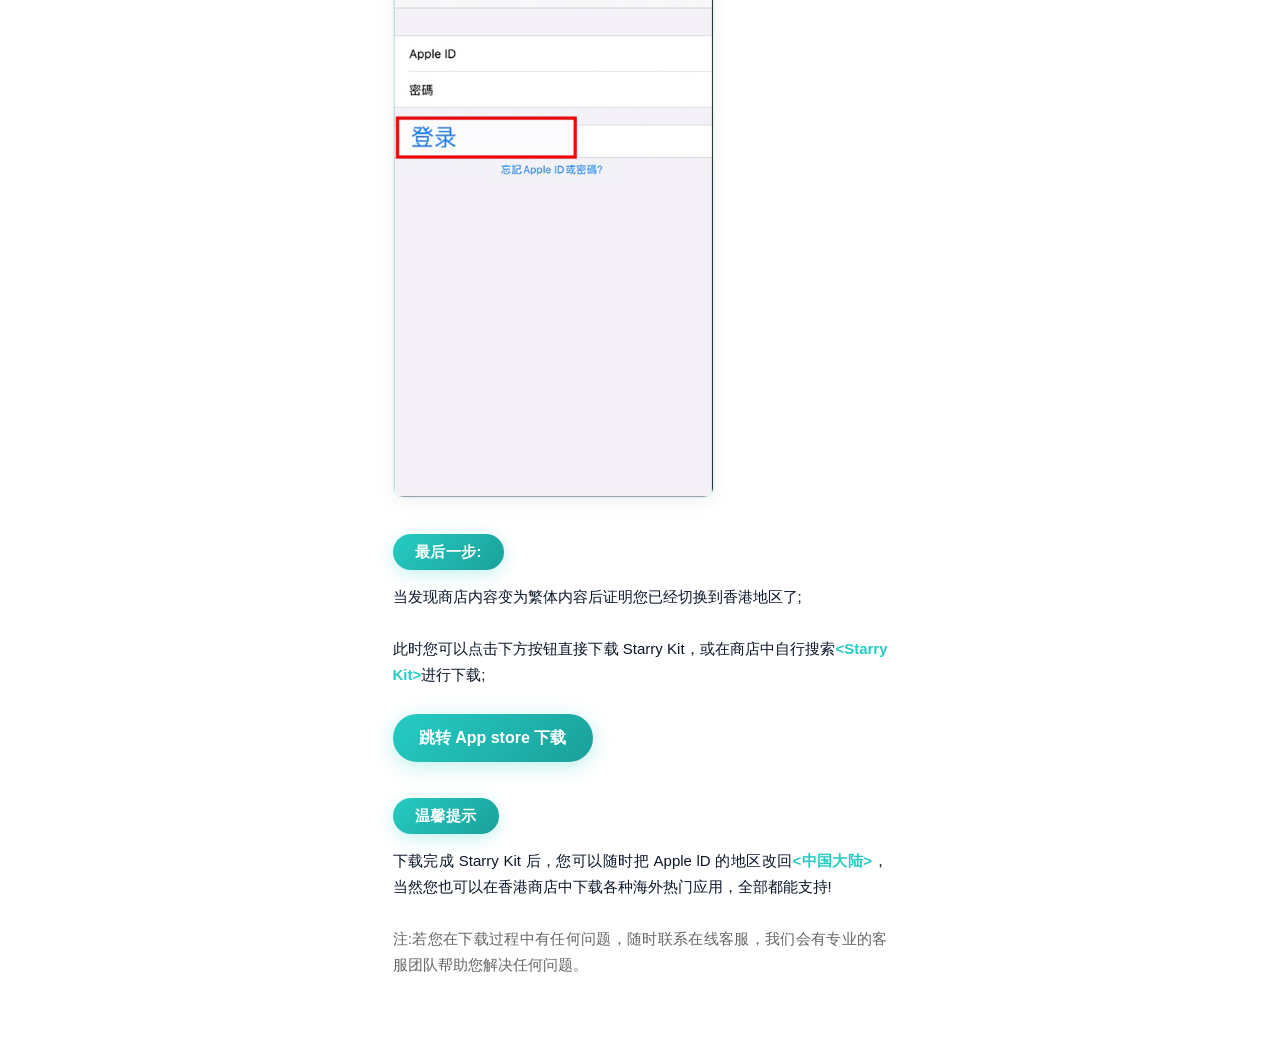
<file: help/modify.html>
<!DOCTYPE html>
<html>
<head>
    <meta http-equiv="Content-Type" content="text/html; charset=utf-8" />
    <meta name="viewport" content="width=device-width,initial-scale=1.0,maximum-scale=1.0,user-scalable=0">
    <meta name="description" content="">
    <meta name="keywords" content="">
    <meta name="author" content="">
    <title>修改账号地区下载</title>

    <link href="css/style.css" rel="stylesheet" type="text/css" />
</head>
<body>
<canvas id="bgCanvas" style="position:fixed;inset:0;width:100%;height:100%;z-index:0;pointer-events:none;"></canvas>
<article class="dk Huans">
    <section class="Hdlog Huans flexC">
        <p>修改账号地区下载</p>
    </section>
    <section class="nyHd Huans flexC">仅需 1分钟，将您的 Apple lD 切换到香港地区下载，注意，若您的账号中存在订阅内容，请选择其他方式!</section>
    <section class="nyDK Huans">
        <div class="nyDD">
            <div class="nyDT Huans">第一步:</div>
            <div class="nyDN">
                <p>进入 Apple 官网<a href="https://appleid.apple.com"  target="_blank" class="color1">&lt;https://appleid.apple.com&gt;</a>点击<span class="color1">&lt;登录&gt;</span>，输入自己的 Apple lD;</p>
                <div class="nyDimg"><img src="images/2T01.jpg"></div>
            </div>
        </div>
        <div class="nyDD">
            <div class="nyDT Huans">第二步:</div>
            <div class="nyDN">
                <p>登录成功后在<span class="color1">&lt;右上角下拉菜单&gt;</span>中选择<span class="color1">&lt;个人信息&gt;</span>；</p>
                <div class="nyDimg"><img src="images/2T02.jpg"></div>
            </div>
        </div>
        <div class="nyDD">
            <div class="nyDT Huans">第三步:</div>
            <div class="nyDN">
                <p>在个人信息负面选择<span class="color1">&lt;国家或地区&gt;</span>；</p>
                <div class="nyDimg"><img src="images/2T03.jpg"></div>
            </div>
        </div>
        <div class="nyDD">
            <div class="nyDT Huans">第四步:</div>
            <div class="nyDN">
                <p>在国家或地区页面选择<span class="color1">&lt;更改国家或地区&gt;</span></p>
                <div class="nyDimg"><img src="images/2T04.jpg"></div>
                <div class="nyTanH Huans flexC">
                    <img src="images/2tanH.jpg"><a href="/"><p>若提示无法更改国家或地区，请使用其他方式下载&gt;&gt;</p></a>
                </div>
            </div>
        </div>
        <div class="nyDD">
            <div class="nyDT Huans">第五步:</div>
            <div class="nyDN">
                <p>此时您已经进入到付款方式页面，请按照下述描述填写相关信息:</p><br>
                <div class="nyDNd Huans">国家或地区：<span class="color1">&lt;香港&gt;</span></div>
                <div class="nyDNd Huans">付款方式：<span class="color1">&lt;无&gt;</span></div>
                <div class="nyDNd Huans">账单寄送地址：<span class="color1">&lt;姓氏、名字、街道地址随意填写&gt;</span></div>
                <div class="nyDNd Huans">电话号码：<span class="color1">&lt;852+任意8位数字&gt;</span></div>
                <div class="nyDNd Huans">送货地址：<span class="color1">&lt;姓氏、名字、街道地址随意填写&gt;</span><br>国家或地区选择<span class="color1">&lt;香港&gt;</span></div><br>
                <p>最后选择更新即可。</p>
                <div class="nyDimg"><img src="images/2T05.jpg"></div>
                <div class="nyTanH Huans flexC">
                    <img src="images/2tanH.jpg"><a href="/"><p>若付款方式无法选择“无”，请使用其他方式下载&gt;&gt;</p></a>
                </div>
            </div>
        </div>
        <div class="nyDD">
            <div class="nyDT Huans">第六步:</div>
            <div class="nyDN">
                <p class="flexC">打开 App Store<img src="images/1Tlc.jpg">，点击<span class="color1">&lt;右上角图标&gt;;</span></p>
                <div class="nyDimg"><img src="images/1T05.jpg"></div>
            </div>
        </div>
        <div class="nyDD">
            <div class="nyDT Huans">第七步:</div>
            <div class="nyDN">
                <p>选择<span class="color1">&lt;退出登录&gt;</span>记得一定要滑倒页面底部才能看到;</p>
                <div class="nyDimg"><img src="images/1T06.jpg"></div>
            </div>
        </div>
        <div class="nyDD">
            <div class="nyDT Huans">第八步:</div>
            <div class="nyDN">
                <p>在 App Store 中登录您刚刚注册的<span class="color1">&lt;香港 ApplelD&gt;</span>这里记得选择<span class="color1">&lt;登录&gt;</span>不要点击右上角的完成;</p>
                <div class="nyDimg"><img src="images/1T07.jpg"></div>
            </div>
        </div>
        <div class="nyDD">
            <div class="nyDT Huans">最后一步:</div>
            <div class="nyDN">
                <p>当发现商店内容变为繁体内容后证明您已经切换到香港地区了;</p><br>
                <p>此时您可以点击下方按钮直接下载 Starry Kit，或在商店中自行搜索<span class="color1">&lt;Starry Kit&gt;</span>进行下载;</p><br>
                <a href="javascript:;" onclick="appstore()" class="nyDNtza">跳转 App store 下载</a>
            </div>
        </div>
        <div class="nyDD">
            <div class="nyDT Huans">温馨提示</div>
            <div class="nyDN">
                <p>下载完成 Starry Kit 后，您可以随时把 Apple lD 的地区改回<span class="color1">&lt;中国大陆&gt;</span>，当然您也可以在香港商店中下载各种海外热门应用，全部都能支持!</p>
                <br><p style="color:#666">注:若您在下载过程中有任何问题，随时联系在线客服，我们会有专业的客服团队帮助您解决任何问题。</p>
            </div>
        </div>
    </section>
</article>
<script>
(function(){
    var c=document.getElementById("bgCanvas");
    if(!c)return;
    var x=c.getContext("2d"),W,H,pts=[],raf,N=45,A="38,204,196";
    function resize(){W=c.width=innerWidth;H=c.height=innerHeight;}
    function mk(){return{x:Math.random()*W,y:Math.random()*H,vx:(Math.random()-.5)*.35,vy:(Math.random()-.5)*.35,r:Math.random()*1.8+.8,a:Math.random()*.22+.06};}
    function init(){resize();pts=[];for(var i=0;i<N;i++)pts.push(mk());}
    function frame(){
        x.clearRect(0,0,W,H);
        pts.forEach(function(p){
            p.x+=p.vx;p.y+=p.vy;
            if(p.x<0)p.x=W;if(p.x>W)p.x=0;
            if(p.y<0)p.y=H;if(p.y>H)p.y=0;
            x.beginPath();x.arc(p.x,p.y,p.r,0,Math.PI*2);
            x.fillStyle="rgba("+A+","+p.a+")";x.fill();
        });
        for(var i=0;i<pts.length-1;i++){
            for(var j=i+1;j<pts.length;j++){
                var dx=pts[i].x-pts[j].x,dy=pts[i].y-pts[j].y,d=Math.sqrt(dx*dx+dy*dy);
                if(d<130){
                    x.beginPath();x.moveTo(pts[i].x,pts[i].y);x.lineTo(pts[j].x,pts[j].y);
                    x.strokeStyle="rgba("+A+","+(1-d/130)*.08+")";
                    x.lineWidth=.7;x.stroke();
                }
            }
        }
        raf=requestAnimationFrame(frame);
    }
    window.addEventListener("resize",init);
    init();frame();
})();


function appstore(){
    window.open('https://apps.apple.com/app/id6749743412','_blank')
}
</script>
</body>


</html>
</file>
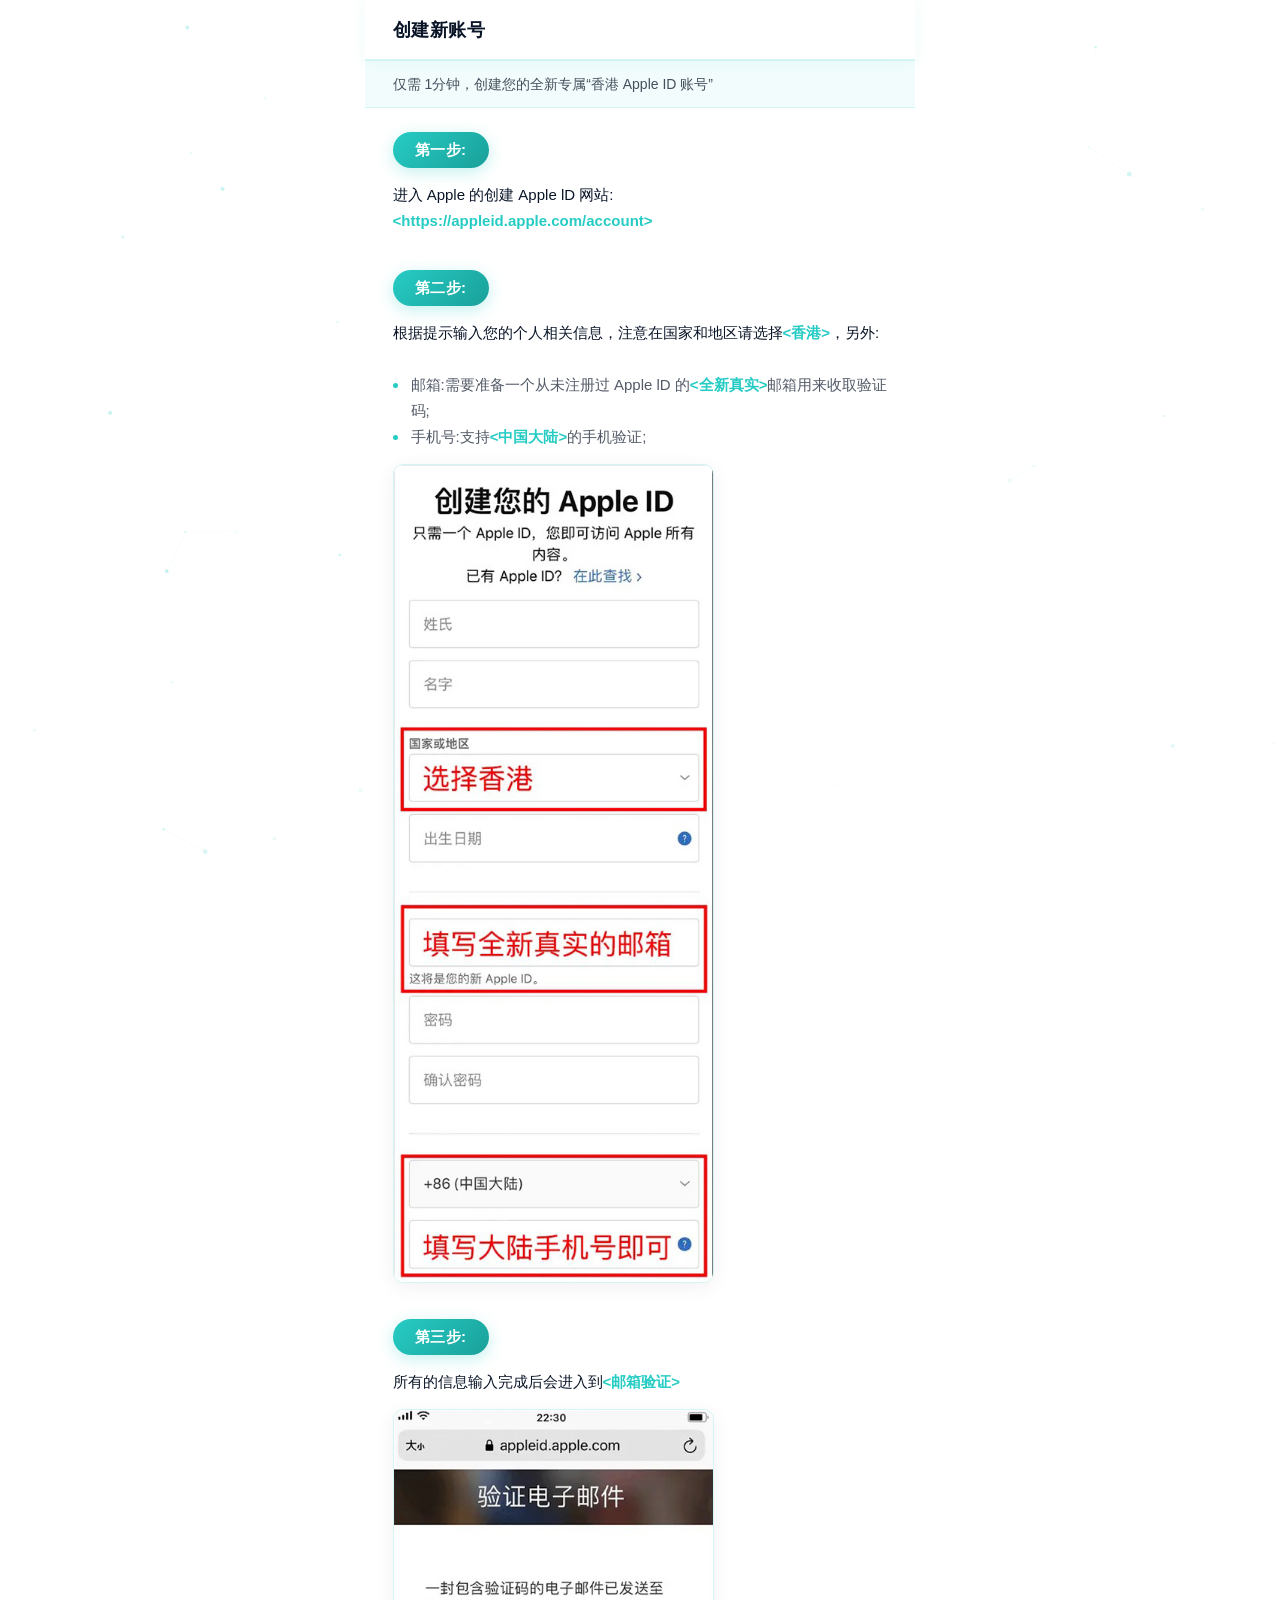
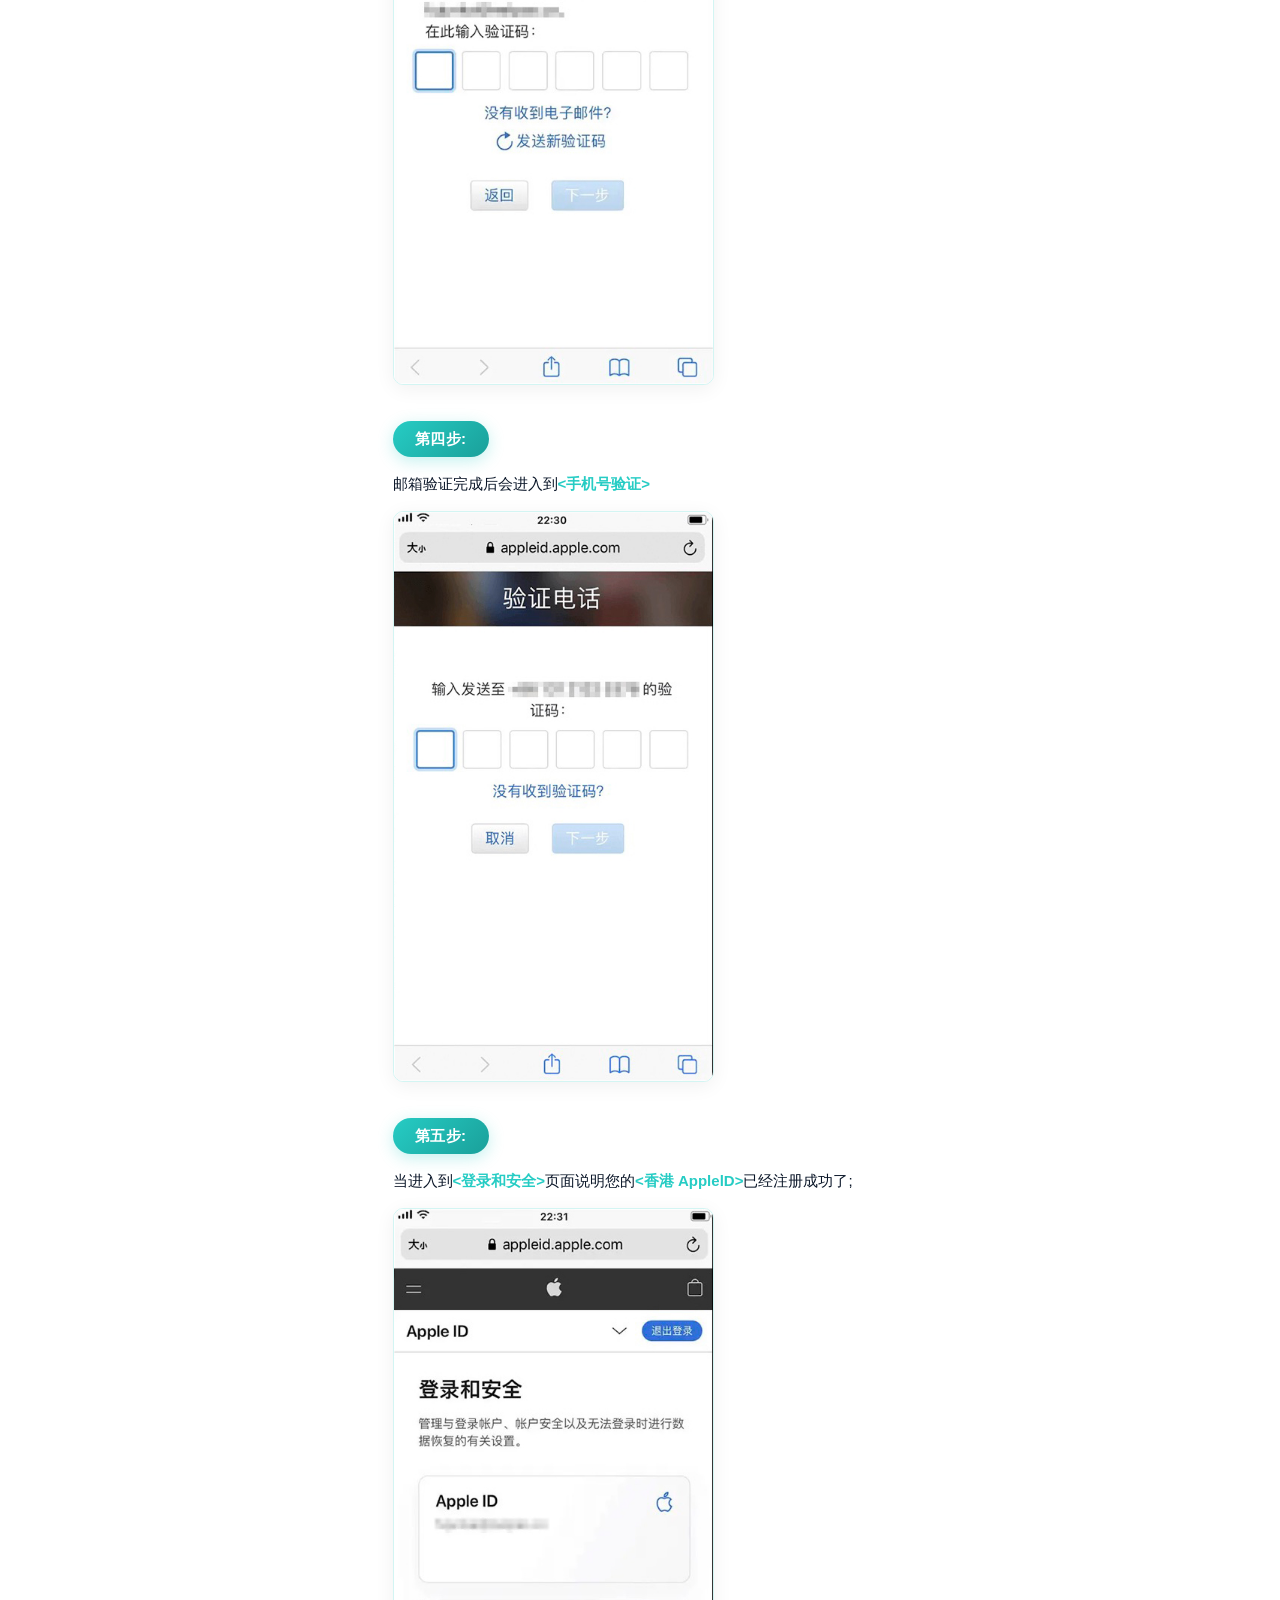
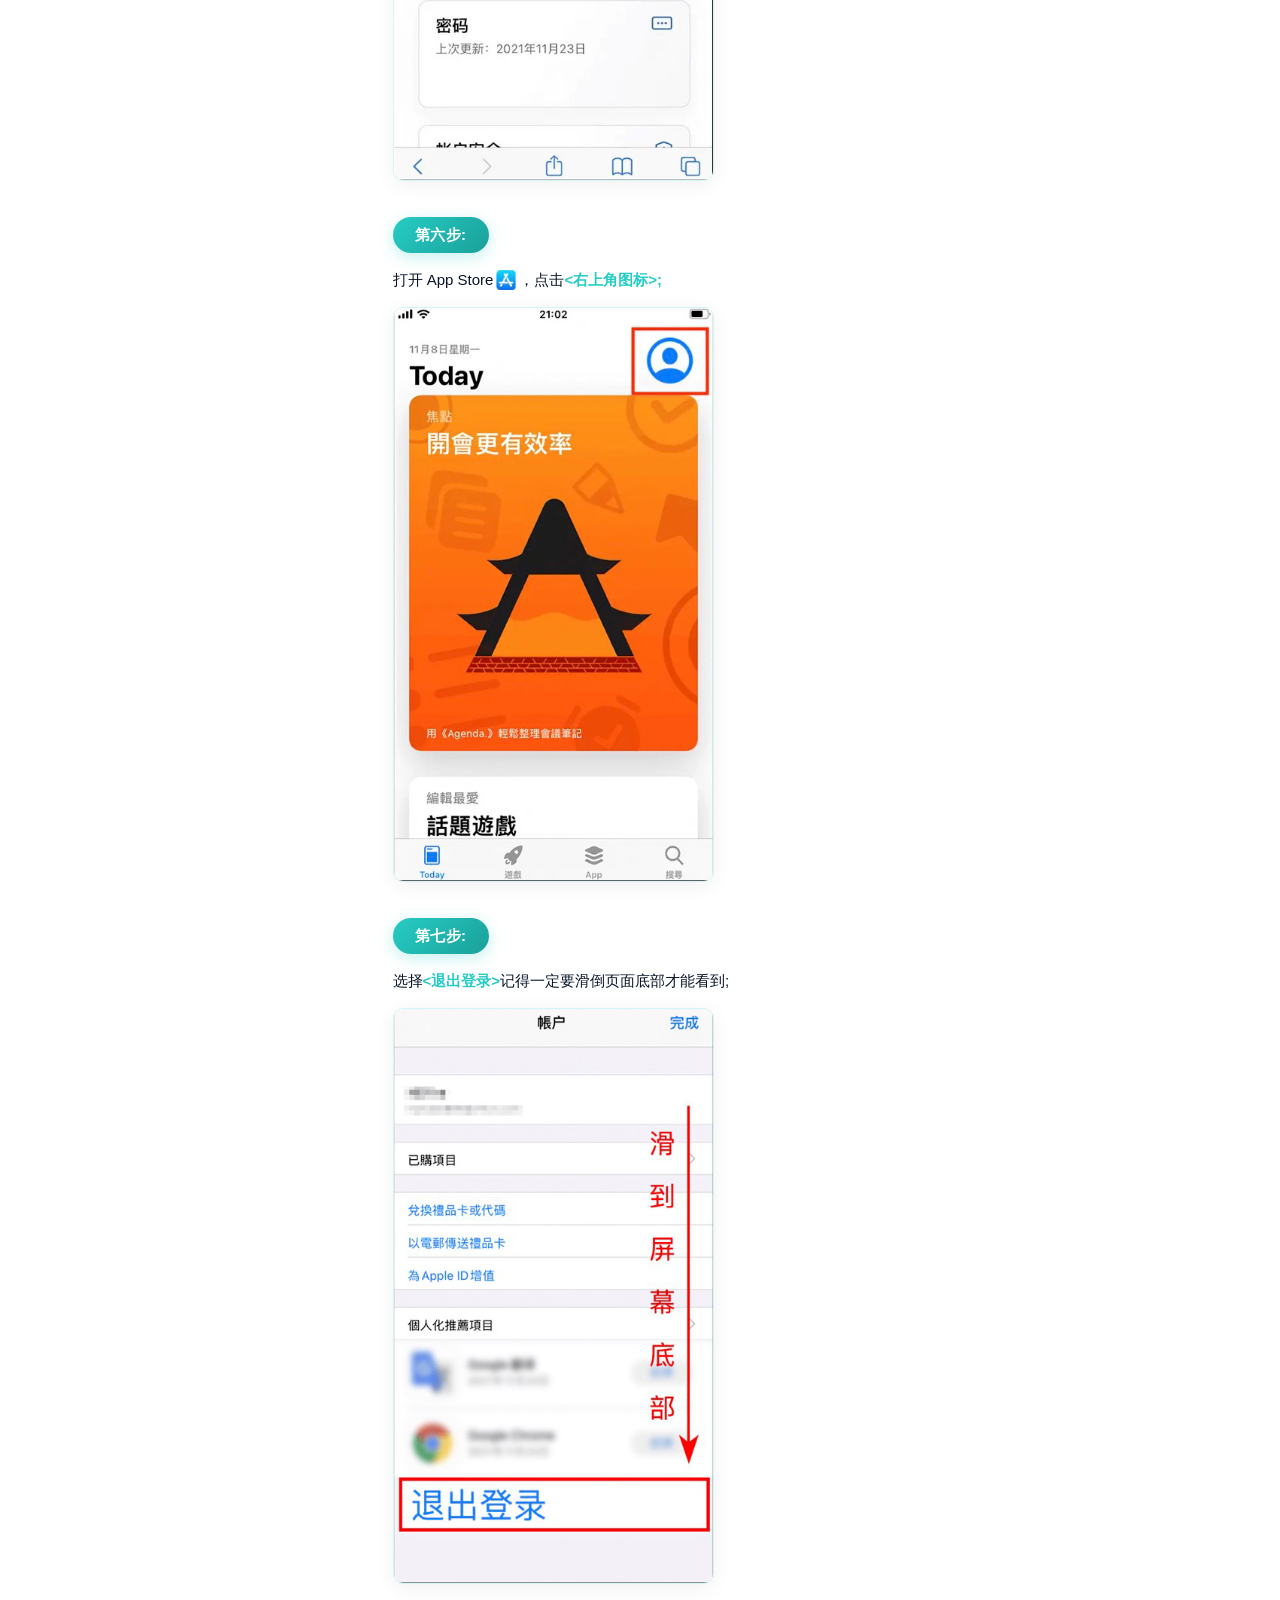
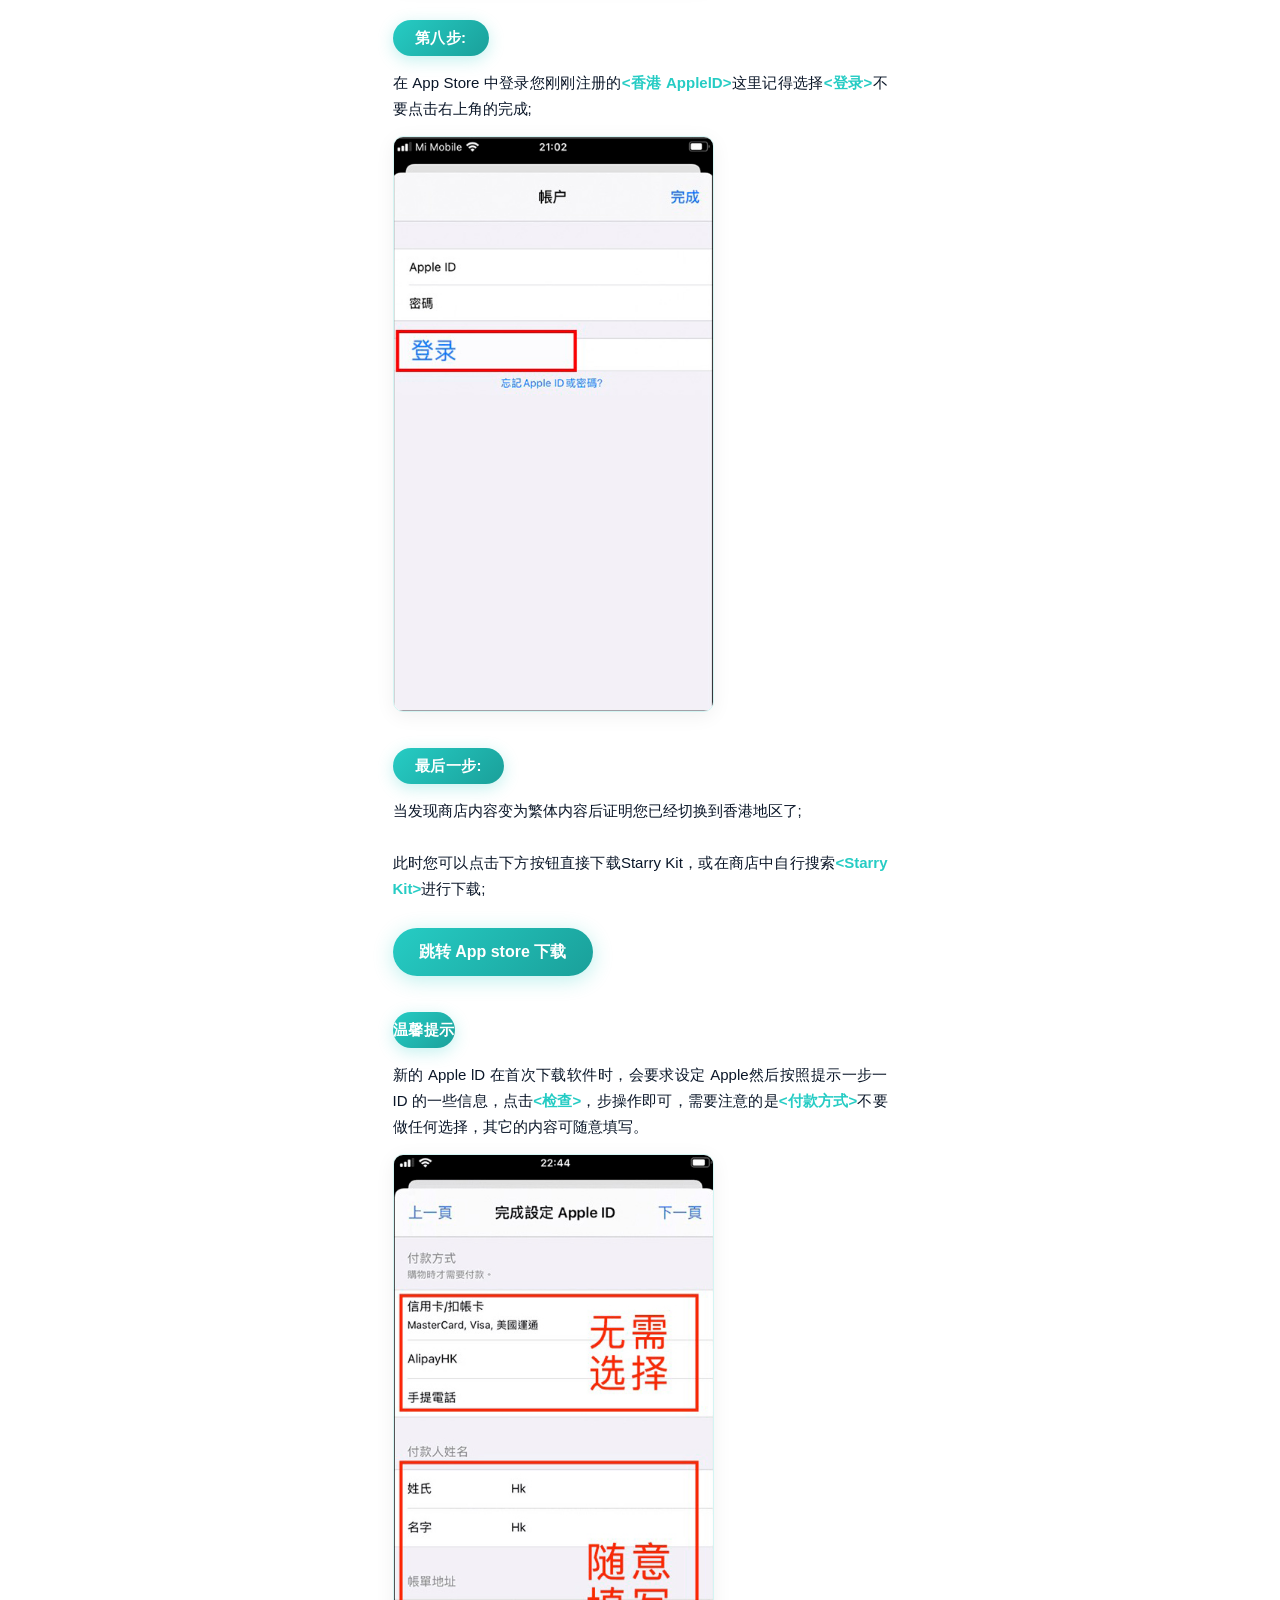
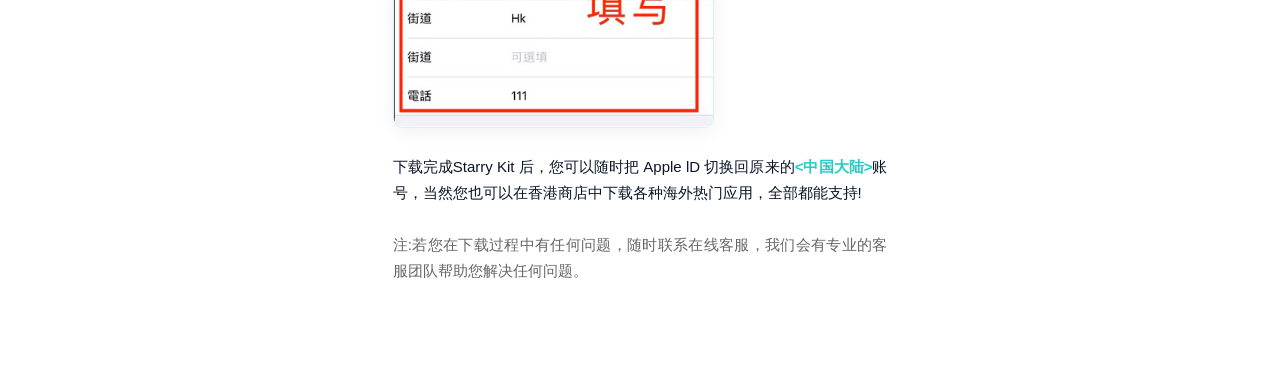
<file: help/new.html>
<!DOCTYPE html>
<html>
<head>
    <meta http-equiv="Content-Type" content="text/html; charset=utf-8" />
    <meta name="viewport" content="width=device-width,initial-scale=1.0,maximum-scale=1.0,user-scalable=0">
    <meta name="description" content="">
    <meta name="keywords" content="">
    <meta name="author" content="">
    <title>创建新账号</title>

    <link href="css/style.css" rel="stylesheet" type="text/css" />
</head>
<body>
<canvas id="bgCanvas" style="position:fixed;inset:0;width:100%;height:100%;z-index:0;pointer-events:none;"></canvas>
<article class="dk Huans">
    <section class="Hdlog Huans flexC">
        <p>创建新账号</p>
    </section>
    <section class="nyHd Huans flexC">仅需 1分钟，创建您的全新专属“香港 Apple ID 账号”</section>
    <section class="nyDK Huans">
        <div class="nyDD">
            <div class="nyDT Huans">第一步:</div>
            <div class="nyDN">
                <p>进入 Apple 的创建 Apple lD 网站:</p>
                <a href="https://appleid.apple.com/account" target="_blank" class="color1">&lt;https://appleid.apple.com/account&gt;</a>
            </div>
        </div>
        <div class="nyDD">
            <div class="nyDT Huans">第二步:</div>
            <div class="nyDN">
                <p>根据提示输入您的个人相关信息，注意在国家和地区请选择<span class="color1">&lt;香港&gt;</span>，另外:</p><br>
                <div class="nyDNd Huans">邮箱:需要准备一个从未注册过 Apple lD 的<span class="color1">&lt;全新真实&gt;</span>邮箱用来收取验证码;</div>
                <div class="nyDNd Huans">手机号:支持<span class="color1">&lt;中国大陆&gt;</span>的手机验证;</div>
                <div class="nyDimg"><img src="images/1T01.jpg"></div>
            </div>
        </div>
        <div class="nyDD">
            <div class="nyDT Huans">第三步:</div>
            <div class="nyDN">
                <p>所有的信息输入完成后会进入到<span class="color1">&lt;邮箱验证&gt;</span></p>
                <div class="nyDimg"><img src="images/1T02.jpg"></div>
            </div>
        </div>
        <div class="nyDD">
            <div class="nyDT Huans">第四步:</div>
            <div class="nyDN">
                <p>邮箱验证完成后会进入到<span class="color1">&lt;手机号验证&gt;</span></p>
                <div class="nyDimg"><img src="images/1T03.jpg"></div>
            </div>
        </div>
        <div class="nyDD">
            <div class="nyDT Huans">第五步:</div>
            <div class="nyDN">
                <p>当进入到<span class="color1">&lt;登录和安全&gt;</span>页面说明您的<span class="color1">&lt;香港 ApplelD&gt;</span>已经注册成功了;</p>
                <div class="nyDimg"><img src="images/1T04.jpg"></div>
            </div>
        </div>
        <div class="nyDD">
            <div class="nyDT Huans">第六步:</div>
            <div class="nyDN">
                <p class="flexC">打开 App Store<img src="images/1Tlc.jpg">，点击<span class="color1">&lt;右上角图标&gt;;</span></p>
                <div class="nyDimg"><img src="images/1T05.jpg"></div>
            </div>
        </div>
        <div class="nyDD">
            <div class="nyDT Huans">第七步:</div>
            <div class="nyDN">
                <p>选择<span class="color1">&lt;退出登录&gt;</span>记得一定要滑倒页面底部才能看到;</p>
                <div class="nyDimg"><img src="images/1T06.jpg"></div>
            </div>
        </div>
        <div class="nyDD">
            <div class="nyDT Huans">第八步:</div>
            <div class="nyDN">
                <p>在 App Store 中登录您刚刚注册的<span class="color1">&lt;香港 ApplelD&gt;</span>这里记得选择<span class="color1">&lt;登录&gt;</span>不要点击右上角的完成;</p>
                <div class="nyDimg"><img src="images/1T07.jpg"></div>
            </div>
        </div>
        <div class="nyDD">
            <div class="nyDT Huans">最后一步:</div>
            <div class="nyDN">
                <p>当发现商店内容变为繁体内容后证明您已经切换到香港地区了;</p><br>
                <p>此时您可以点击下方按钮直接下载Starry Kit，或在商店中自行搜索<span class="color1">&lt;Starry Kit&gt;</span>进行下载;</p><br>
                <a href="javascript:;" onclick="appstore()" class="nyDNtza">跳转 App store 下载</a>
            </div>
        </div>
        <div class="nyDD">
            <div class="nyDT Huans" style="text-align: center; padding:0">温馨提示</div>
            <div class="nyDN">
                <p>新的 Apple lD 在首次下载软件时，会要求设定 Apple然后按照提示一步一ID 的一些信息，点击<span class="color1">&lt;检查&gt;</span>，步操作即可，需要注意的是<span class="color1">&lt;付款方式&gt;</span>不要做任何选择，其它的内容可随意填写。</p>
            
                <div class="nyDimg"><img src="images/1T10.jpg"></div>
                <br><p>下载完成Starry Kit 后，您可以随时把 Apple lD 切换回原来的<span class="color1">&lt;中国大陆&gt;</span>账号，当然您也可以在香港商店中下载各种海外热门应用，全部都能支持!</p>
                <br><p style="color:#666">注:若您在下载过程中有任何问题，随时联系在线客服，我们会有专业的客服团队帮助您解决任何问题。</p>
            </div>
        </div>
    </section>
</article>
<script>
(function(){
    var c=document.getElementById("bgCanvas");
    if(!c)return;
    var x=c.getContext("2d"),W,H,pts=[],raf,N=45,A="38,204,196";
    function resize(){W=c.width=innerWidth;H=c.height=innerHeight;}
    function mk(){return{x:Math.random()*W,y:Math.random()*H,vx:(Math.random()-.5)*.35,vy:(Math.random()-.5)*.35,r:Math.random()*1.8+.8,a:Math.random()*.22+.06};}
    function init(){resize();pts=[];for(var i=0;i<N;i++)pts.push(mk());}
    function frame(){
        x.clearRect(0,0,W,H);
        pts.forEach(function(p){
            p.x+=p.vx;p.y+=p.vy;
            if(p.x<0)p.x=W;if(p.x>W)p.x=0;
            if(p.y<0)p.y=H;if(p.y>H)p.y=0;
            x.beginPath();x.arc(p.x,p.y,p.r,0,Math.PI*2);
            x.fillStyle="rgba("+A+","+p.a+")";x.fill();
        });
        for(var i=0;i<pts.length-1;i++){
            for(var j=i+1;j<pts.length;j++){
                var dx=pts[i].x-pts[j].x,dy=pts[i].y-pts[j].y,d=Math.sqrt(dx*dx+dy*dy);
                if(d<130){
                    x.beginPath();x.moveTo(pts[i].x,pts[i].y);x.lineTo(pts[j].x,pts[j].y);
                    x.strokeStyle="rgba("+A+","+(1-d/130)*.08+")";
                    x.lineWidth=.7;x.stroke();
                }
            }
        }
        raf=requestAnimationFrame(frame);
    }
    window.addEventListener("resize",init);
    init();frame();
})();


function appstore(){
    window.open('https://apps.apple.com/app/id6749743412','_blank')
}
</script>
</body>


</html>
</file>
<file: help/css/style.css>
/* ── Reset ── */
*{margin:0;padding:0;font-weight:normal;box-sizing:border-box;}
html{height:100%;scroll-behavior:smooth;}
body{
    color:#0a1628;
    font-family:-apple-system,BlinkMacSystemFont,'PingFang SC','Segoe UI','Hiragino Sans GB','Microsoft YaHei',sans-serif;
    height:100%;font-size:14px;background:#fff;
}
a{text-decoration:none;color:#26ccc4;}
ul{list-style:none;}
textarea,input,button{outline:none;-webkit-appearance:none;}
img{border:0;display:block;}
input[type="button"],input[type="checkbox"],input[type="radio"],
input[type="submit"],input[type="reset"],select{-webkit-appearance:none;outline:none;border:none;}

/* ── Flex helpers ── */
.Huans{box-sizing:border-box;}
.flex{display:flex;flex-wrap:wrap;align-items:flex-start;}
.flexC{display:flex;align-items:center;flex-wrap:wrap;}
.flexE{display:flex;align-items:flex-end;flex-wrap:wrap;}
.fl-bet{justify-content:space-between;}
.fl-cen{justify-content:center;}
.fl-end{justify-content:flex-end;}

/* ── Page container ── */
.dk{
    width:100%;max-width:550px;min-width:320px;margin:0 auto;min-height:100%;
    position:relative;z-index:1;
    background:rgba(255,255,255,0.92);
}

/* ── Sticky header / logo bar ── */
.Hdlog{
    height:60px;
    border-bottom:1px solid rgba(38,204,196,0.18);
    padding:0 5%;
    background:rgba(255,255,255,0.95);
    backdrop-filter:blur(16px);
    -webkit-backdrop-filter:blur(16px);
    position:sticky;top:0;z-index:100;
    box-shadow:0 1px 16px rgba(38,204,196,0.08);
}
.Hdlog img{width:34px;display:block;margin-right:10px;}
.Hdlog p{font-weight:700;font-size:18px;letter-spacing:.5px;color:#0a1628;}

/* ── App listing items ── */
.IndFF{padding:15px 5% 10px;}
.IndFFK{margin:10px 0 30px;}
.IndFT{font-size:18px;line-height:28px;color:#0a1628;}
.IndFT span{font-weight:700;color:#0a1628;}
.IndFO{padding:20px 0 10px;}
.IndFOa{
    align-content:center;border-radius:14px;padding:0 16px;height:88px;
    margin-bottom:14px;
    border:1px solid rgba(38,204,196,0.15);
    background:rgba(38,204,196,0.03);
    transition:all .25s;
}
.IndFOa:hover{border-color:rgba(38,204,196,0.35);background:rgba(38,204,196,0.07);}
.IndFOa h3{width:100%;color:#0a1628;line-height:22px;font-size:16px;font-weight:700;margin-bottom:5px;}
.IndFOa h3 span{color:#26ccc4;font-weight:700;}
.IndFOa p{width:100%;font-size:14px;line-height:20px;color:rgba(10,22,40,0.55);}
.IndFFz{padding:10px 0 20px;}
.IndFFz h3{width:100%;color:#0a1628;line-height:22px;font-size:16px;font-weight:700;margin-bottom:10px;}
.IndFFzP{font-size:14px;line-height:20px;color:rgba(10,22,40,0.6);}
.IndFFzP a{color:#26ccc4;}
.IndFFa{
    background:linear-gradient(135deg,#26ccc4,#1aa09a);
    color:#fff;font-size:14px;font-weight:700;
    display:block;border-radius:20px;line-height:40px;
    width:144px;text-align:center;
    box-shadow:0 4px 16px rgba(38,204,196,0.25);
}
.IndFE{padding:15px 0 10px;}
.IndFEb{color:#e74c3c;font-size:16px;line-height:28px;}
.IndFEz{
    margin-top:15px;border-radius:14px;padding:15px;
    margin-bottom:14px;
    border:1px solid rgba(38,204,196,0.12);
    background:rgba(38,204,196,0.03);
}
.IndFEy h2{font-size:18px;line-height:22px;font-weight:800;margin-bottom:8px;color:#0a1628;}
.IndFEy h3{font-size:16px;line-height:20px;font-weight:800;margin-bottom:8px;color:#0a1628;}
.IndFEy p{font-size:13px;line-height:18px;font-weight:800;margin-bottom:4px;color:rgba(10,22,40,0.75);}
.IndFEy span{display:block;font-size:12px;line-height:18px;color:rgba(10,22,40,0.4);}
.IndFEc{
    background:rgba(38,204,196,0.04);border-radius:10px;
    padding:0 15px;height:72px;margin-top:12px;
}
.IndFEc img{width:44px;display:block;margin-right:10px;}
.IndFEcP{width:100%;flex:1;}
.IndFEcP h3{font-size:14px;color:#0a1628;line-height:20px;font-weight:700;}
.IndFEcP p{font-size:12px;color:rgba(10,22,40,0.45);line-height:18px;}
.IndFEa{
    color:#fff;background:linear-gradient(135deg,#26ccc4,#1aa09a);
    line-height:26px;border-radius:13px;font-size:13px;padding:0 12px;font-weight:700;
}
.IndFEts{font-size:13px;font-weight:800;color:rgba(10,22,40,0.35);line-height:20px;margin-top:30px;}

/* ── Notice bar ── */
.nyHd{
    background:rgba(38,204,196,0.06);
    border-top:1px solid rgba(38,204,196,0.15);
    border-bottom:1px solid rgba(38,204,196,0.15);
    padding:12px 5%;
    color:rgba(10,22,40,0.75);
    font-size:14px;line-height:22px;font-weight:500;
}

/* ── Steps container ── */
.nyDK{padding:24px 5% 48px;width:100%;}
.nyDD{margin-bottom:36px;text-align:justify;}

/* ── Step label ── */
.nyDT{
    color:#fff;
    background:linear-gradient(135deg,#26ccc4 0%,#1aa09a 100%);
    line-height:36px;
    display:inline-block;padding:0 22px;
    border-radius:18px;
    font-weight:700;font-size:15px;letter-spacing:.5px;
    box-shadow:0 4px 16px rgba(38,204,196,0.28);
}
.nyDzy .nyDT{
    background:linear-gradient(135deg,#e74c3c 0%,#c0392b 100%);
    box-shadow:0 4px 16px rgba(231,76,60,0.28);
}

/* ── Step content ── */
.nyDN{
    margin-top:14px;
    color:#0a1628;
    font-size:15px;line-height:26px;
}
.nyDN p img{width:20px;display:inline;margin:0 3px;}

/* ── Bullet list ── */
.nyDNd{padding-left:18px;position:relative;color:rgba(10,22,40,0.7);line-height:26px;}
.nyDNd:before{
    display:block;content:'';position:absolute;
    background:#26ccc4;width:5px;height:5px;
    border-radius:50%;left:0;top:11px;
}

/* ── Screenshots ── */
.nyDimg{
    width:65%;
    border:1px solid rgba(38,204,196,0.2);
    border-radius:10px;margin-top:14px;overflow:hidden;
    box-shadow:0 4px 20px rgba(0,0,0,.06);
}
.nyDimg img{width:100%;display:block;}

/* ── CTA button ── */
.nyDNtza{
    color:#fff;
    background:linear-gradient(135deg,#26ccc4,#1aa09a);
    line-height:48px;border-radius:24px;
    display:block;font-size:16px;font-weight:700;
    width:200px;text-align:center;margin-bottom:32px;
    box-shadow:0 4px 20px rgba(38,204,196,0.30);
    transition:all .25s;
}
.nyDNtza:hover{
    transform:translateY(-2px);
    box-shadow:0 8px 30px rgba(38,204,196,0.45);
    color:#fff;
}

/* ── Warning tip box ── */
.nyTanH{
    background:rgba(231,76,60,0.05);
    border:1px solid rgba(231,76,60,0.18);
    padding:10px 3%;border-radius:8px;margin-top:16px;
}
.nyTanH img{width:16px;display:block;margin-right:8px;}
.nyTanH a{color:#e74c3c;}
.nyTanH p{width:100%;flex:1;color:#e74c3c;font-size:13px;line-height:20px;letter-spacing:0;}

/* ── Account info card ── */
.nyDzm{
    border:1px solid rgba(38,204,196,0.18);
    border-radius:10px;padding:0 4%;
    margin-top:14px;height:76px;
    background:rgba(38,204,196,0.04);
}
.nyDzmN{width:100%;flex:1;}
.nyDzmN h3{font-weight:700;font-size:15px;line-height:20px;color:#0a1628;}
.nyDzmN span{width:100%;font-size:14px;display:block;line-height:18px;color:rgba(10,22,40,0.45);margin-top:4px;}
.nyDzma{width:20px;display:block;}
.nyDzma img{width:100%;display:block;}
.nyDTd .nyDT{width:auto;padding:0 22px;}

/* ── Highlight colors ── */
.color1{color:#26ccc4;font-weight:700;}
.color2{color:#e74c3c;font-weight:700;}
</file>
